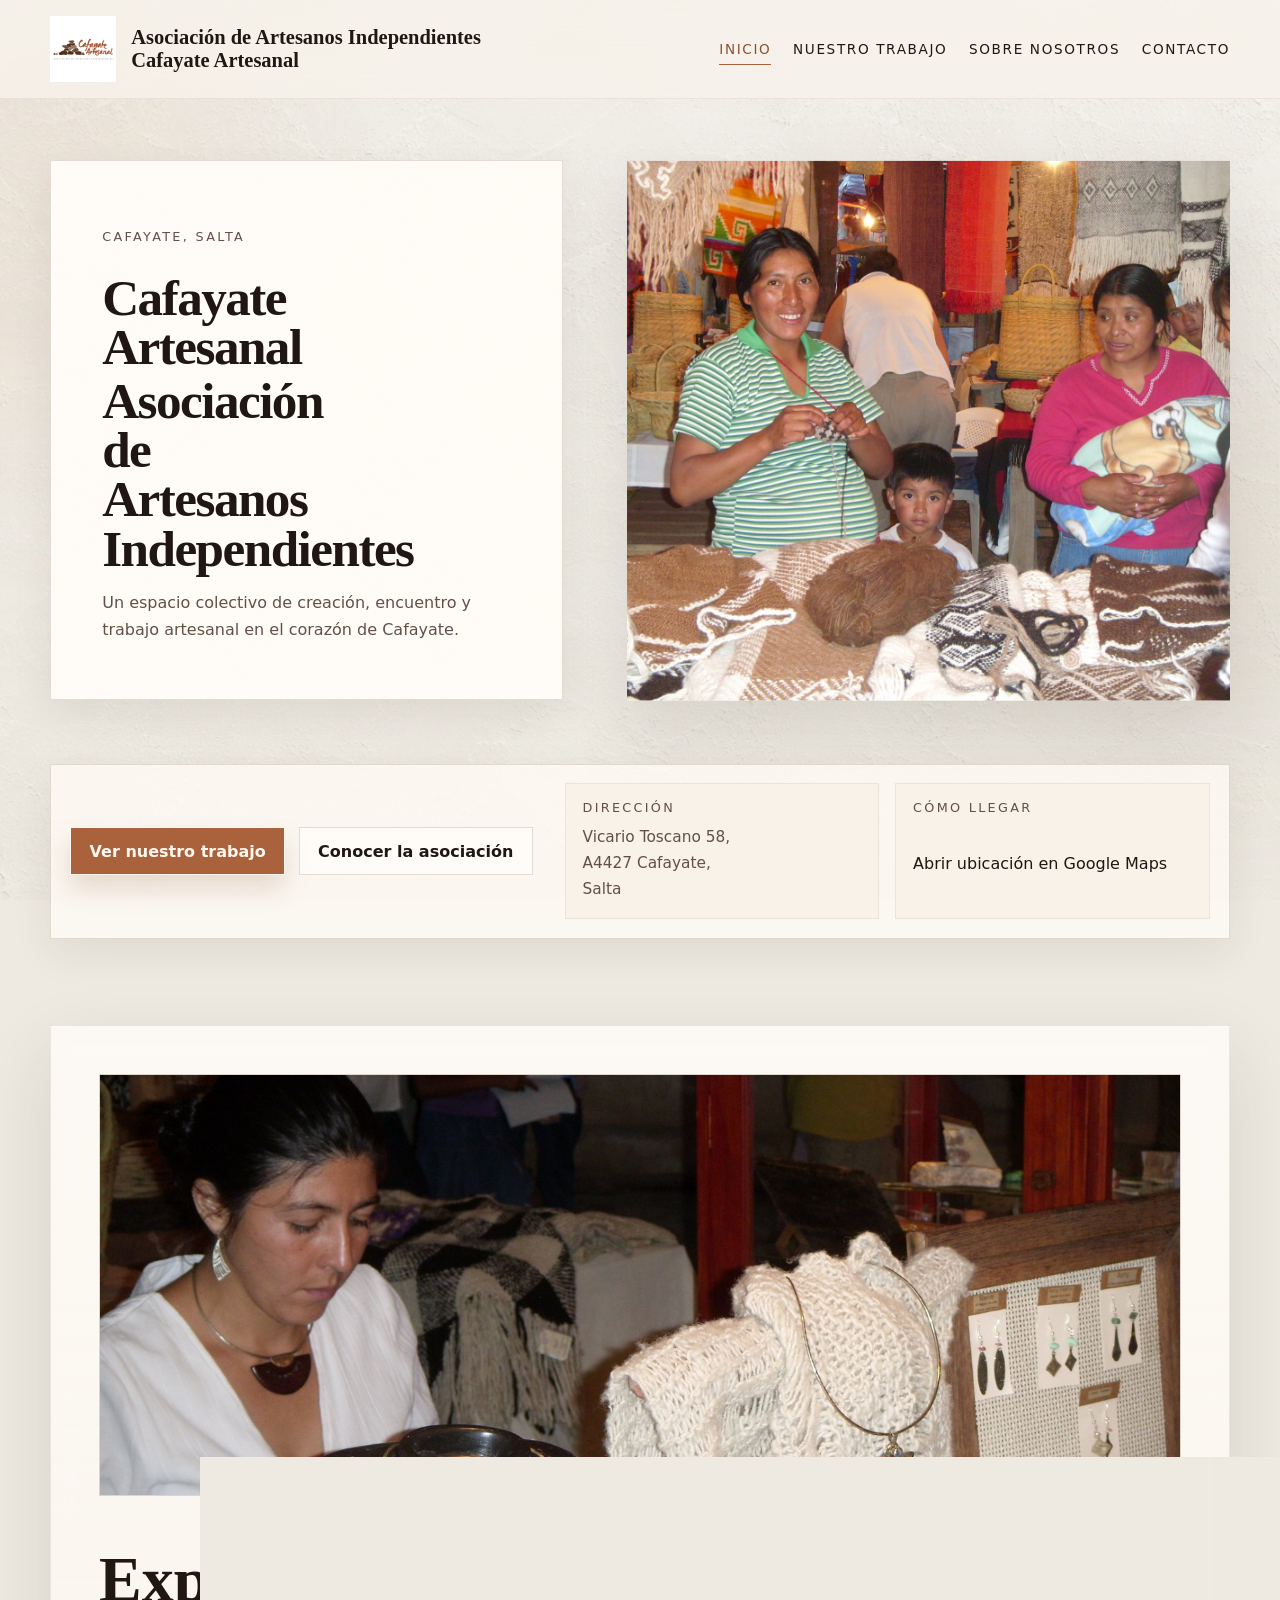
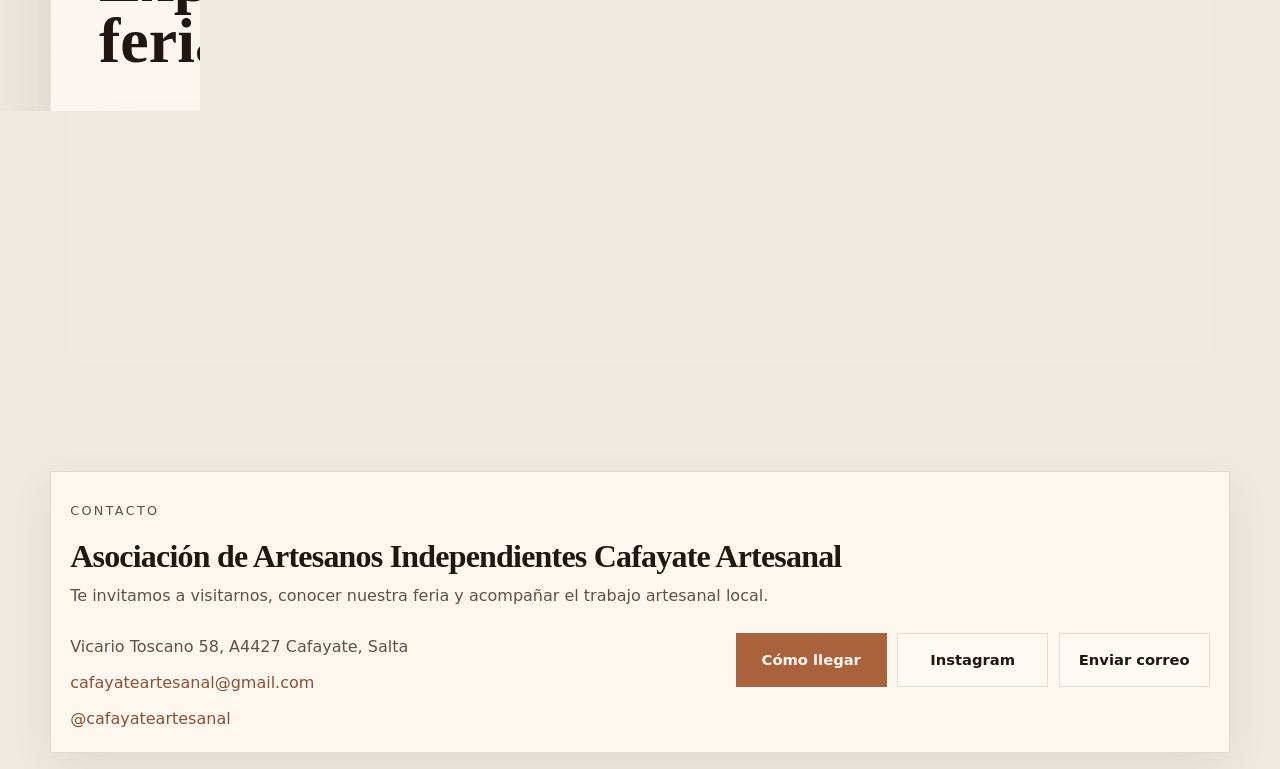
<file: site/index.html>
<!DOCTYPE html>
<html lang="es">
  <head>
    <meta charset="UTF-8" />
    <meta name="viewport" content="width=device-width, initial-scale=1.0" />
    <title>Cafayate Artesanal | Inicio</title>
    <meta
      name="description"
      content="Sitio institucional de Cafayate Artesanal, Asociación de Artesanos Independientes de Cafayate, Salta."
    />
    <link rel="stylesheet" href="styles.css" />
  </head>
  <body class="page-textured home-page">
    <a class="skip-link" href="#contenido">Saltar al contenido</a>

    <div class="page-glow page-glow-left" aria-hidden="true"></div>
    <div class="page-glow page-glow-right" aria-hidden="true"></div>

    <header class="site-header" id="top">
      <div class="container header-inner">
        <a class="brand" href="index.html" aria-label="Ir al inicio de Cafayate Artesanal">
          <img
            class="brand-logo"
            src="Selecciones/Logo.jpg"
            alt="Logo de Cafayate Artesanal"
            width="360"
            height="360"
          />
          <div class="brand-copy">
            <span class="brand-name">Asociación de Artesanos Independientes Cafayate Artesanal</span>
          </div>
        </a>

        <button
          class="menu-toggle"
          type="button"
          aria-expanded="false"
          aria-controls="site-nav"
          aria-label="Abrir menú de navegación"
        >
          <span></span>
          <span></span>
        </button>

        <nav class="site-nav" id="site-nav" aria-label="Navegación principal">
          <a href="index.html">Inicio</a>
          <a href="trabajo.html">Nuestro Trabajo</a>
          <a href="sobre.html">Sobre Nosotros</a>
          <a href="contacto.html">Contacto</a>
        </nav>
      </div>
    </header>

    <main id="contenido" class="site-main">
      <section class="section">
        <div class="container hero-layout">
          <div class="hero-copy reveal">
            <p class="eyebrow">Cafayate, Salta</p>
            <h1>
              <span class="hero-title-line">Cafayate Artesanal</span>
              <span class="hero-title-line">Asociación de Artesanos Independientes</span>
            </h1>
            <p class="hero-lead">
              Un espacio colectivo de creación, encuentro y trabajo artesanal en el
              corazón de Cafayate.
            </p>
          </div>

          <div class="hero-visual reveal">
            <div class="hero-video-card" data-parallax>
              <img
                class="hero-video"
                src="Selecciones/foto12.JPG"
                alt="Vista de puestos y piezas de la feria artesanal."
                loading="eager"
              />
            </div>
          </div>

          <div class="hero-support reveal">
            <div class="hero-actions">
              <a class="button button-primary" href="trabajo.html">Ver nuestro trabajo</a>
              <a class="button button-secondary" href="sobre.html">
                Conocer la asociación
              </a>
            </div>

            <div class="hero-details" aria-label="Datos principales">
              <div class="detail-card">
                <span class="detail-label">Dirección</span>
                <p>Vicario Toscano 58,<br />A4427 Cafayate,<br />Salta</p>
              </div>
              <div class="detail-card">
                <span class="detail-label">Cómo llegar</span>
                <a
                  class="inline-link"
                  href="https://maps.app.goo.gl/rRPGDSfmMCezSJ6JA"
                  target="_blank"
                  rel="noreferrer"
                >
                  Abrir ubicación en Google Maps
                </a>
              </div>
            </div>
          </div>
        </div>
      </section>

      <section class="section">
        <div class="container">
          <div class="section-shell">
            <figure class="home-sections-cover reveal">
              <img
                src="Selecciones/foto13.JPG"
                alt="Artesana y piezas textiles exhibidas en la feria artesanal."
              />
            </figure>

            <div class="section-heading section-heading--compact reveal">
              <h2>Explorá cada página de la feria</h2>
            </div>

            <div class="page-link-grid page-link-grid--trio">
              <a class="page-link-card page-link-card-featured reveal" href="trabajo.html">
                <h3>Nuestro Trabajo</h3>
                <p>Una muestra curada de textiles, piezas utilitarias y presencia de feria.</p>
              </a>

              <a class="page-link-card page-link-card-featured reveal" href="sobre.html">
                <h3>Sobre Nosotros</h3>
                <p>La voz institucional de la asociación, su cita fundacional y su horizonte comunitario, junto al registro del taller.</p>
              </a>

              <a class="page-link-card page-link-card-compact reveal" href="contacto.html">
                <h3>Contacto</h3>
                <p>Ubicación, redes, correo y formas de acercarse a la feria artesanal.</p>
              </a>
            </div>
          </div>
        </div>
      </section>
    </main>

    <footer class="site-footer">
      <div class="container footer-shell">
        <div class="footer-copy">
          <p class="eyebrow">Contacto</p>
          <h2 class="footer-title">Asociación de Artesanos Independientes Cafayate Artesanal</h2>
          <p class="footer-text">
            Te invitamos a visitarnos, conocer nuestra feria y acompañar el trabajo
            artesanal local.
          </p>
        </div>

        <div class="footer-contact">
          <p>Vicario Toscano 58, A4427 Cafayate, Salta</p>
          <a href="mailto:cafayateartesanal@gmail.com">cafayateartesanal@gmail.com</a>
          <a
            href="https://www.instagram.com/cafayateartesanal/"
            target="_blank"
            rel="noreferrer"
          >
            @cafayateartesanal
          </a>
        </div>

        <div class="footer-action-grid">
          <a
            class="footer-action footer-action-primary"
            href="https://maps.app.goo.gl/rRPGDSfmMCezSJ6JA"
            target="_blank"
            rel="noreferrer"
          >
            Cómo llegar
          </a>
          <a
            class="footer-action"
            href="https://www.instagram.com/cafayateartesanal/"
            target="_blank"
            rel="noreferrer"
          >
            Instagram
          </a>
          <a class="footer-action" href="mailto:cafayateartesanal@gmail.com">
            Enviar correo
          </a>
        </div>
      </div>
    </footer>

    <script src="script.js"></script>
  </body>
</html>
</file>
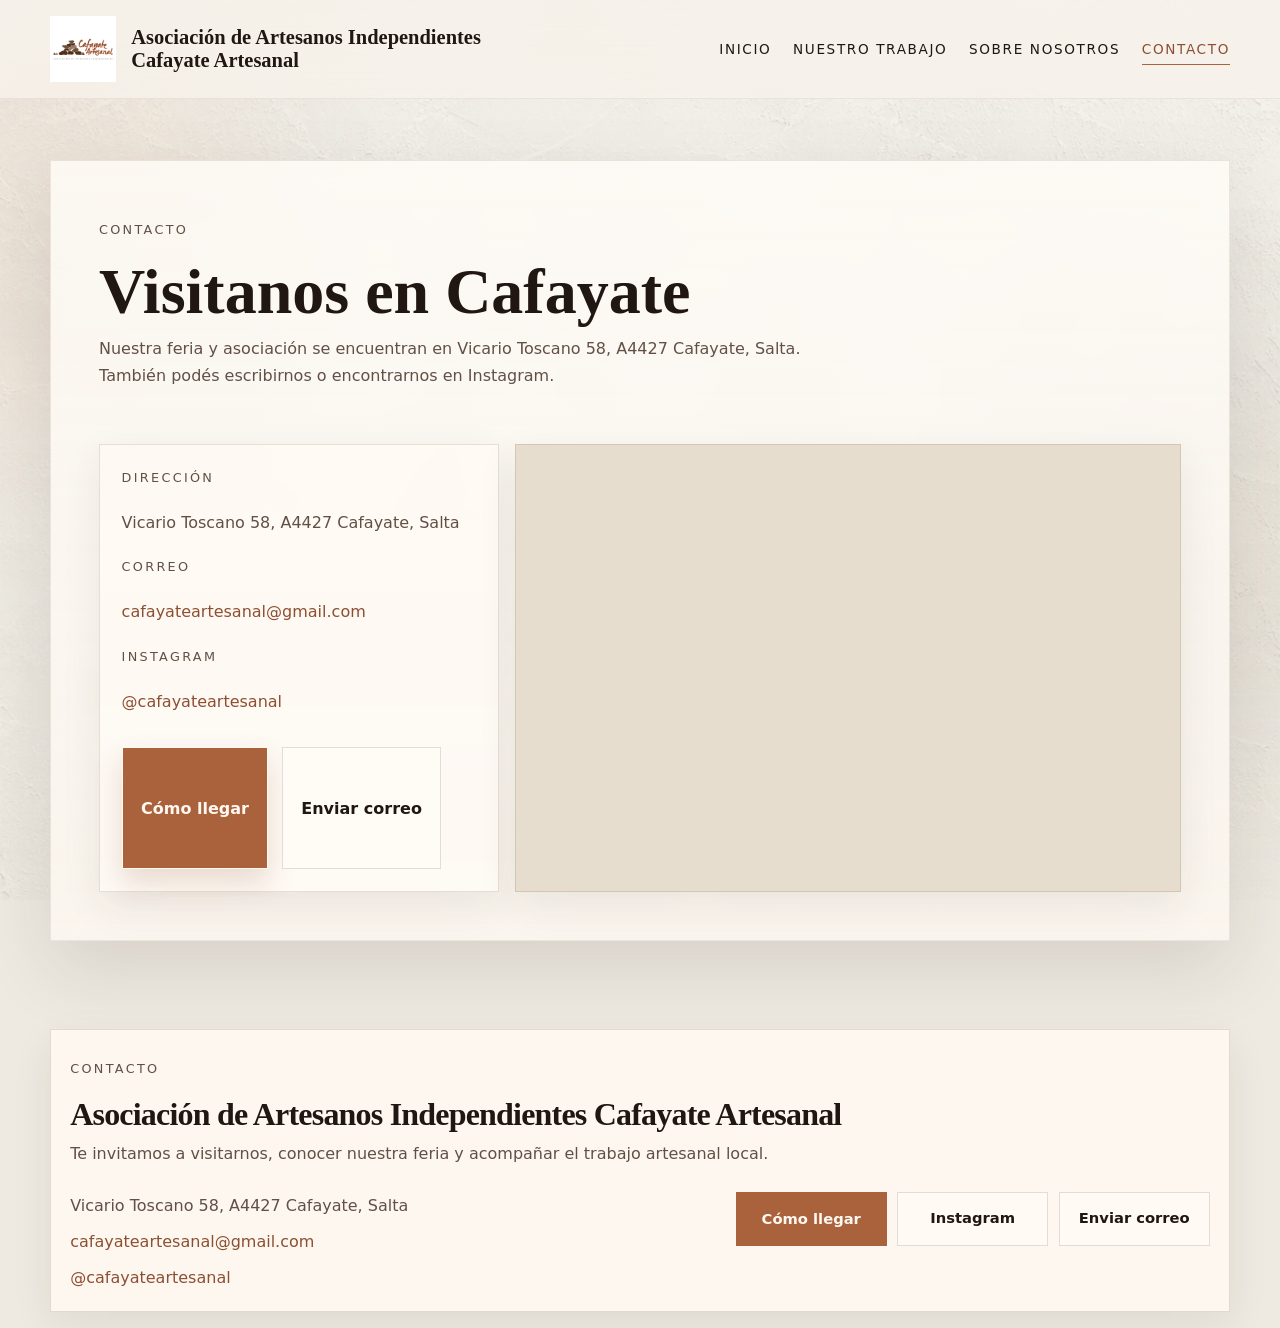
<file: contacto.html>
<!DOCTYPE html>
<html lang="es">
  <head>
    <meta charset="UTF-8" />
    <meta name="viewport" content="width=device-width, initial-scale=1.0" />
    <title>Cafayate Artesanal | Contacto</title>
    <meta
      name="description"
      content="Contacto y ubicación de Cafayate Artesanal, Asociación de Artesanos Independientes."
    />
    <link rel="stylesheet" href="styles.css" />
  </head>
  <body class="page-textured">
    <a class="skip-link" href="#contenido">Saltar al contenido</a>
    <div class="page-glow page-glow-left" aria-hidden="true"></div>
    <div class="page-glow page-glow-right" aria-hidden="true"></div>
    <header class="site-header" id="top">
      <div class="container header-inner">
        <a class="brand" href="index.html" aria-label="Ir al inicio de Cafayate Artesanal">
          <img class="brand-logo" src="Selecciones/Logo.jpg" alt="Logo de Cafayate Artesanal" width="360" height="360" />
          <div class="brand-copy">
            <span class="brand-name">Asociación de Artesanos Independientes Cafayate Artesanal</span>
          </div>
        </a>
        <button class="menu-toggle" type="button" aria-expanded="false" aria-controls="site-nav" aria-label="Abrir menú de navegación">
          <span></span>
          <span></span>
        </button>
        <nav class="site-nav" id="site-nav" aria-label="Navegación principal">
          <a href="index.html">Inicio</a>
          <a href="trabajo.html">Nuestro Trabajo</a>
          <a href="sobre.html">Sobre Nosotros</a>
          <a href="contacto.html">Contacto</a>
        </nav>
      </div>
    </header>

    <main id="contenido" class="site-main">
      <section class="section">
        <div class="container">
          <div class="section-shell">
            <div class="section-heading reveal">
              <p class="eyebrow">Contacto</p>
              <h2>Visitanos en Cafayate</h2>
              <p class="section-intro">
                Nuestra feria y asociación se encuentran en Vicario Toscano 58, A4427
                Cafayate, Salta. También podés escribirnos o encontrarnos en Instagram.
              </p>
            </div>

            <div class="contact-layout">
              <div class="contact-panel reveal">
                <div class="contact-list">
                  <p class="eyebrow">Dirección</p>
                  <p>Vicario Toscano 58, A4427 Cafayate, Salta</p>
                  <p class="eyebrow">Correo</p>
                  <a href="mailto:cafayateartesanal@gmail.com">cafayateartesanal@gmail.com</a>
                  <p class="eyebrow">Instagram</p>
                  <a href="https://www.instagram.com/cafayateartesanal/" target="_blank" rel="noreferrer">@cafayateartesanal</a>
                </div>

                <div class="hero-actions">
                  <a class="button button-primary" href="https://maps.app.goo.gl/rRPGDSfmMCezSJ6JA" target="_blank" rel="noreferrer">Cómo llegar</a>
                  <a class="button button-secondary" href="mailto:cafayateartesanal@gmail.com">Enviar correo</a>
                </div>
              </div>

              <div class="contact-map reveal">
                <iframe
                  src="https://maps.google.com/maps?q=Vicario%20Toscano%2058%2C%20Cafayate%2C%20Salta&t=&z=16&ie=UTF8&iwloc=&output=embed"
                  loading="lazy"
                  referrerpolicy="no-referrer-when-downgrade"
                  title="Mapa de Cafayate Artesanal"
                ></iframe>
              </div>
            </div>
          </div>
        </div>
      </section>
    </main>

    <footer class="site-footer">
      <div class="container footer-shell">
        <div class="footer-copy">
          <p class="eyebrow">Contacto</p>
          <h2 class="footer-title">Asociación de Artesanos Independientes Cafayate Artesanal</h2>
          <p class="footer-text">Te invitamos a visitarnos, conocer nuestra feria y acompañar el trabajo artesanal local.</p>
        </div>
        <div class="footer-contact">
          <p>Vicario Toscano 58, A4427 Cafayate, Salta</p>
          <a href="mailto:cafayateartesanal@gmail.com">cafayateartesanal@gmail.com</a>
          <a href="https://www.instagram.com/cafayateartesanal/" target="_blank" rel="noreferrer">@cafayateartesanal</a>
        </div>
        <div class="footer-action-grid">
          <a class="footer-action footer-action-primary" href="https://maps.app.goo.gl/rRPGDSfmMCezSJ6JA" target="_blank" rel="noreferrer">Cómo llegar</a>
          <a class="footer-action" href="https://www.instagram.com/cafayateartesanal/" target="_blank" rel="noreferrer">Instagram</a>
          <a class="footer-action" href="mailto:cafayateartesanal@gmail.com">Enviar correo</a>
        </div>
      </div>
    </footer>

    <script src="script.js"></script>
  </body>
</html>
</file>
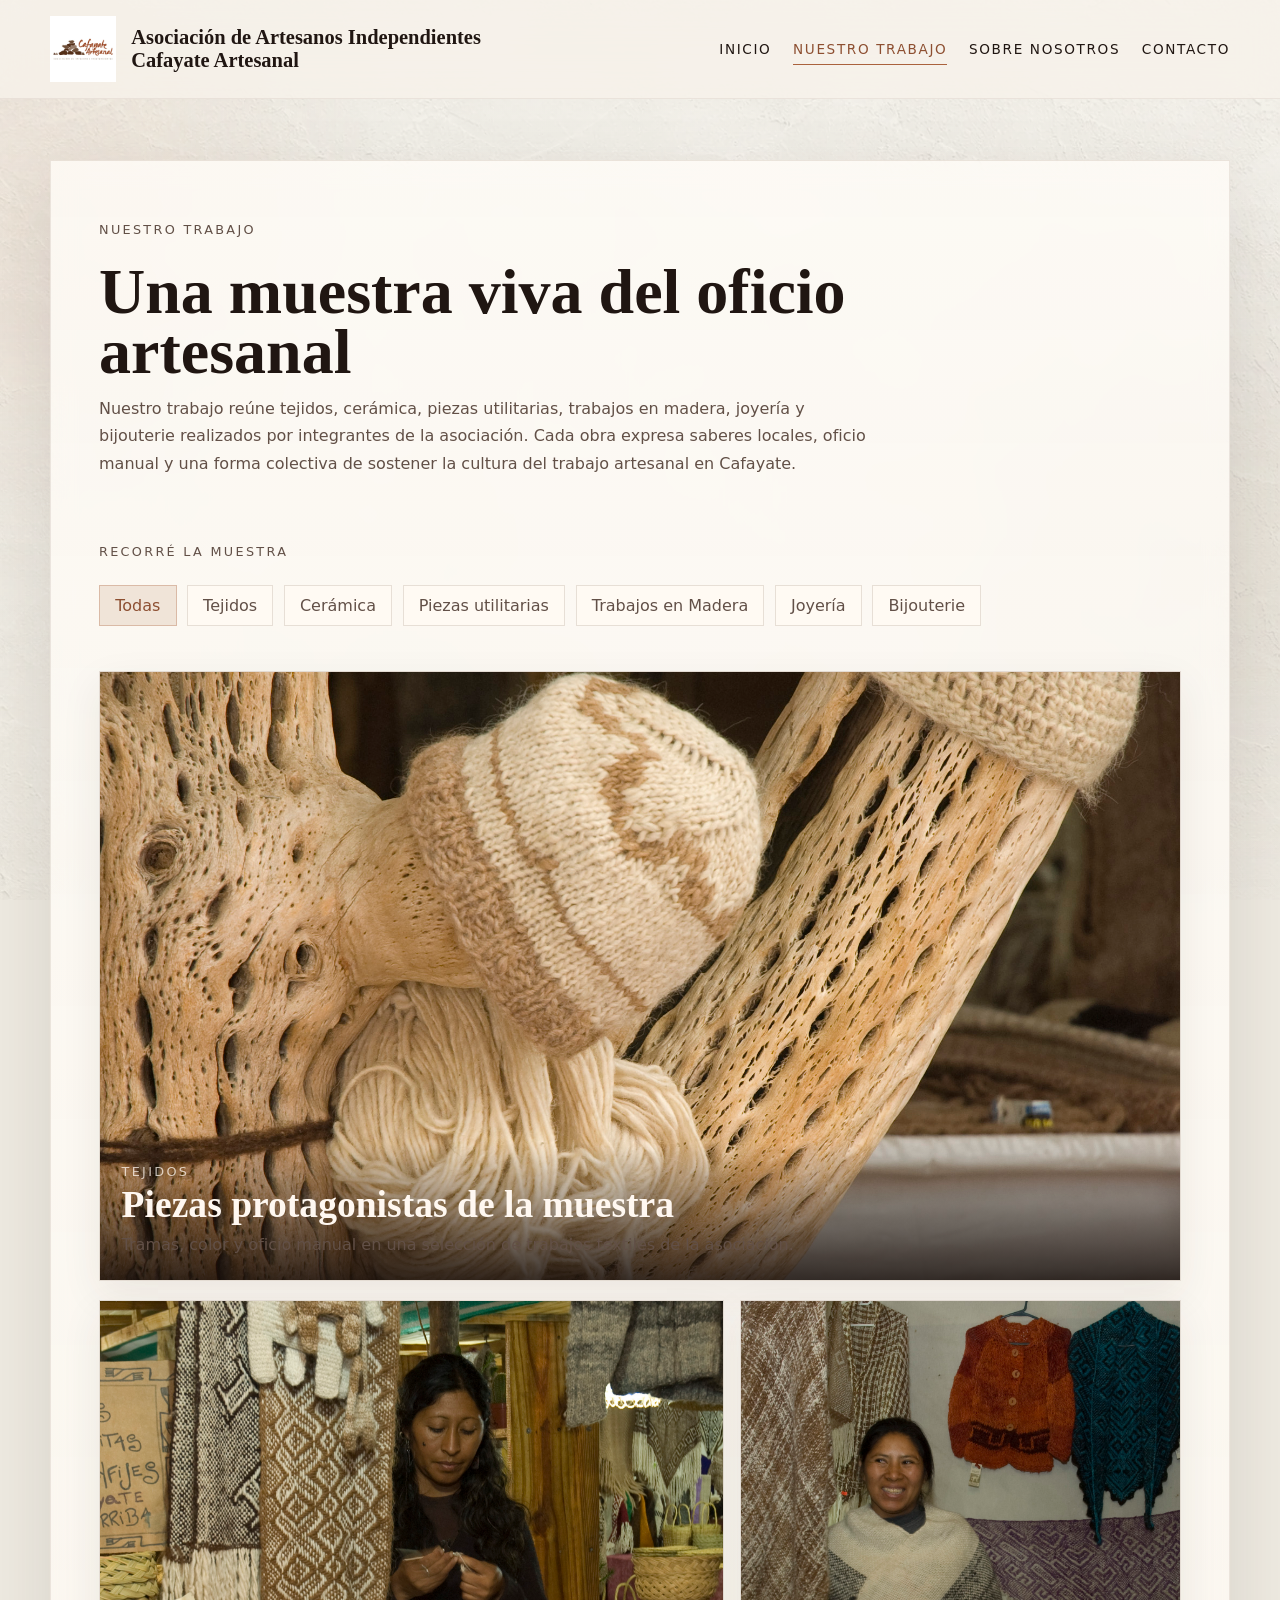
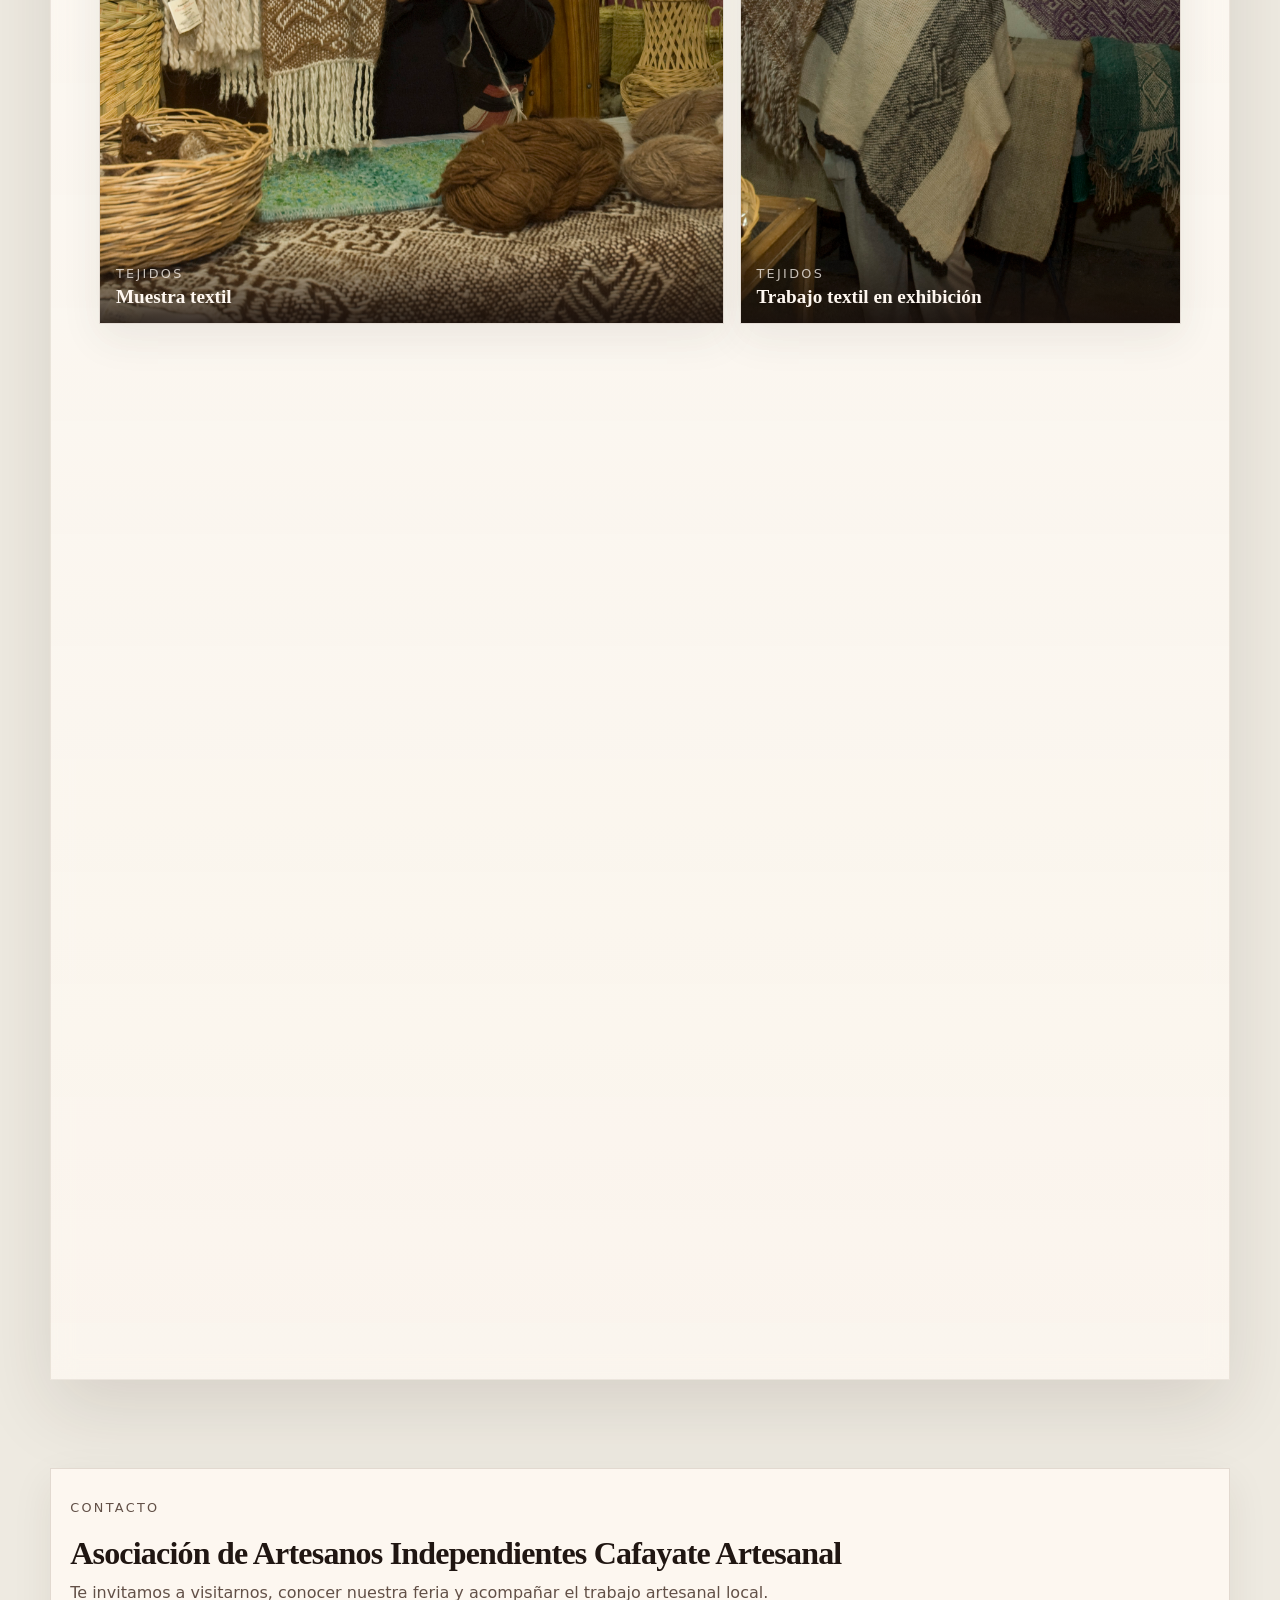
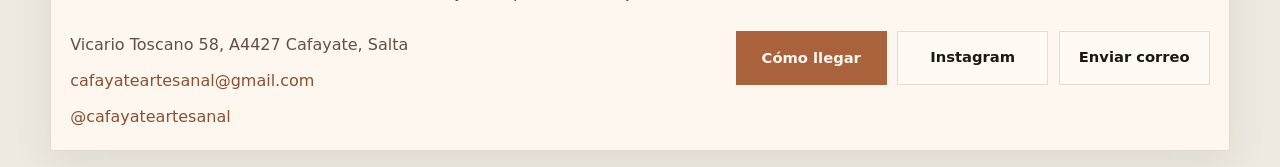
<file: trabajo.html>
<!DOCTYPE html>
<html lang="es">
  <head>
    <meta charset="UTF-8" />
    <meta name="viewport" content="width=device-width, initial-scale=1.0" />
    <title>Cafayate Artesanal | Nuestro Trabajo</title>
    <meta
      name="description"
      content="Galería del trabajo artesanal de Cafayate Artesanal: textiles, indumentaria, piezas utilitarias y presencia de feria."
    />
    <link rel="stylesheet" href="styles.css" />
  </head>
  <body class="page-textured">
    <a class="skip-link" href="#contenido">Saltar al contenido</a>
    <div class="page-glow page-glow-left" aria-hidden="true"></div>
    <div class="page-glow page-glow-right" aria-hidden="true"></div>

    <header class="site-header" id="top">
      <div class="container header-inner">
        <a class="brand" href="index.html" aria-label="Ir al inicio de Cafayate Artesanal">
          <img class="brand-logo" src="Selecciones/Logo.jpg" alt="Logo de Cafayate Artesanal" width="360" height="360" />
          <div class="brand-copy">
            <span class="brand-name">Asociación de Artesanos Independientes Cafayate Artesanal</span>
          </div>
        </a>
        <button class="menu-toggle" type="button" aria-expanded="false" aria-controls="site-nav" aria-label="Abrir menú de navegación">
          <span></span>
          <span></span>
        </button>
        <nav class="site-nav" id="site-nav" aria-label="Navegación principal">
          <a href="index.html">Inicio</a>
          <a href="trabajo.html">Nuestro Trabajo</a>
          <a href="sobre.html">Sobre Nosotros</a>
          <a href="contacto.html">Contacto</a>
        </nav>
      </div>
    </header>

    <main id="contenido" class="site-main">
      <section class="section">
        <div class="container">
          <div class="section-shell">
            <div class="section-heading reveal">
              <p class="eyebrow">Nuestro Trabajo</p>
              <h2>Una muestra viva del oficio artesanal</h2>
              <p class="section-intro">
                Nuestro trabajo reúne tejidos, cerámica, piezas utilitarias, trabajos en
                madera, joyería y bijouterie realizados por integrantes de la asociación.
                Cada obra expresa saberes locales, oficio manual y una forma colectiva de
                sostener la cultura del trabajo artesanal en Cafayate.
              </p>
            </div>

            <div class="work-toolbar reveal">
              <p class="work-toolbar-title">Recorré la muestra</p>
              <div class="work-filters" aria-label="Filtrar galería">
                <button class="filter-chip is-active" type="button" data-filter="all">Todas</button>
                <button class="filter-chip" type="button" data-filter="tejidos">Tejidos</button>
                <button class="filter-chip" type="button" data-filter="ceramica">Cerámica</button>
                <button class="filter-chip" type="button" data-filter="utilitarias">Piezas utilitarias</button>
                <button class="filter-chip" type="button" data-filter="madera">Trabajos en Madera</button>
                <button class="filter-chip" type="button" data-filter="joyeria">Joyería</button>
                <button class="filter-chip" type="button" data-filter="bijouterie">Bijouterie</button>
              </div>
            </div>

            <div class="work-gallery">
              <figure class="gallery-card gallery-card-featured reveal" data-category="tejidos utilitarias">
                <img src="Selecciones/foto6.jpg" alt="Textiles artesanales en tonos naturales" loading="lazy" width="2000" height="3008" />
                <figcaption>
                  <span class="gallery-tag">Tejidos</span>
                  <strong>Piezas protagonistas de la muestra</strong>
                  <span>Tramas, color y oficio manual en una selección de trabajos textiles de la asociación.</span>
                </figcaption>
              </figure>

              <div class="gallery-grid">
                <figure class="gallery-card reveal" data-category="tejidos utilitarias">
                  <img src="Selecciones/foto7.jpg" alt="Ponchos y tejidos colgados en exposición" loading="lazy" width="3008" height="2000" />
                  <figcaption><span class="gallery-tag">Tejidos</span><strong>Muestra textil</strong></figcaption>
                </figure>
                <figure class="gallery-card reveal" data-category="tejidos bijouterie">
                  <img src="Selecciones/foto8.jpg" alt="Textiles artesanales exhibidos en la feria" loading="lazy" width="3008" height="2000" />
                  <figcaption><span class="gallery-tag">Tejidos</span><strong>Trabajo textil en exhibición</strong></figcaption>
                </figure>
                <figure class="gallery-card reveal" data-category="tejidos bijouterie">
                  <img src="Selecciones/foto9.jpg" alt="Prendas tejidas con motivos regionales" loading="lazy" width="3008" height="2000" />
                  <figcaption><span class="gallery-tag">Tejidos</span><strong>Prendas con identidad regional</strong></figcaption>
                </figure>
                <figure class="gallery-card reveal" data-category="madera utilitarias">
                  <img src="Selecciones/foto10.jpg" alt="Artesana rodeada de tejidos y prendas" loading="lazy" width="3008" height="2000" />
                  <figcaption><span class="gallery-tag">Trabajos en madera</span><strong>Cesteria y piezas del oficio</strong></figcaption>
                </figure>
                <figure class="gallery-card reveal" data-category="ceramica">
                  <img src="Selecciones/foto11.JPG" alt="Artesana trabajando una pieza de cerámica en su taller" loading="lazy" width="3264" height="2176" />
                  <figcaption><span class="gallery-tag">Cerámica</span><strong>Oficio en el taller</strong></figcaption>
                </figure>
                <figure class="gallery-card reveal" data-category="utilitarias">
                  <img src="Selecciones/foto12.JPG" alt="Puestos y piezas de la asociación" loading="lazy" width="1600" height="1200" />
                  <figcaption><span class="gallery-tag">Piezas utilitarias</span><strong>Producción compartida</strong></figcaption>
                </figure>
                <figure class="gallery-card reveal" data-category="joyeria bijouterie">
                  <img src="Selecciones/foto13.JPG" alt="Piezas de joyería y bijouterie exhibidas en la feria" loading="lazy" width="1600" height="1200" />
                  <figcaption><span class="gallery-tag">Joyería y bijouterie</span><strong>Piezas expuestas en la feria</strong></figcaption>
                </figure>
              </div>
            </div>
          </div>
        </div>
      </section>
    </main>

    <footer class="site-footer">
      <div class="container footer-shell">
        <div class="footer-copy">
          <p class="eyebrow">Contacto</p>
          <h2 class="footer-title">Asociación de Artesanos Independientes Cafayate Artesanal</h2>
          <p class="footer-text">Te invitamos a visitarnos, conocer nuestra feria y acompañar el trabajo artesanal local.</p>
        </div>
        <div class="footer-contact">
          <p>Vicario Toscano 58, A4427 Cafayate, Salta</p>
          <a href="mailto:cafayateartesanal@gmail.com">cafayateartesanal@gmail.com</a>
          <a href="https://www.instagram.com/cafayateartesanal/" target="_blank" rel="noreferrer">@cafayateartesanal</a>
        </div>
        <div class="footer-action-grid">
          <a class="footer-action footer-action-primary" href="https://maps.app.goo.gl/rRPGDSfmMCezSJ6JA" target="_blank" rel="noreferrer">Cómo llegar</a>
          <a class="footer-action" href="https://www.instagram.com/cafayateartesanal/" target="_blank" rel="noreferrer">Instagram</a>
          <a class="footer-action" href="mailto:cafayateartesanal@gmail.com">Enviar correo</a>
        </div>
      </div>
    </footer>

    <script src="script.js"></script>
  </body>
</html>
</file>
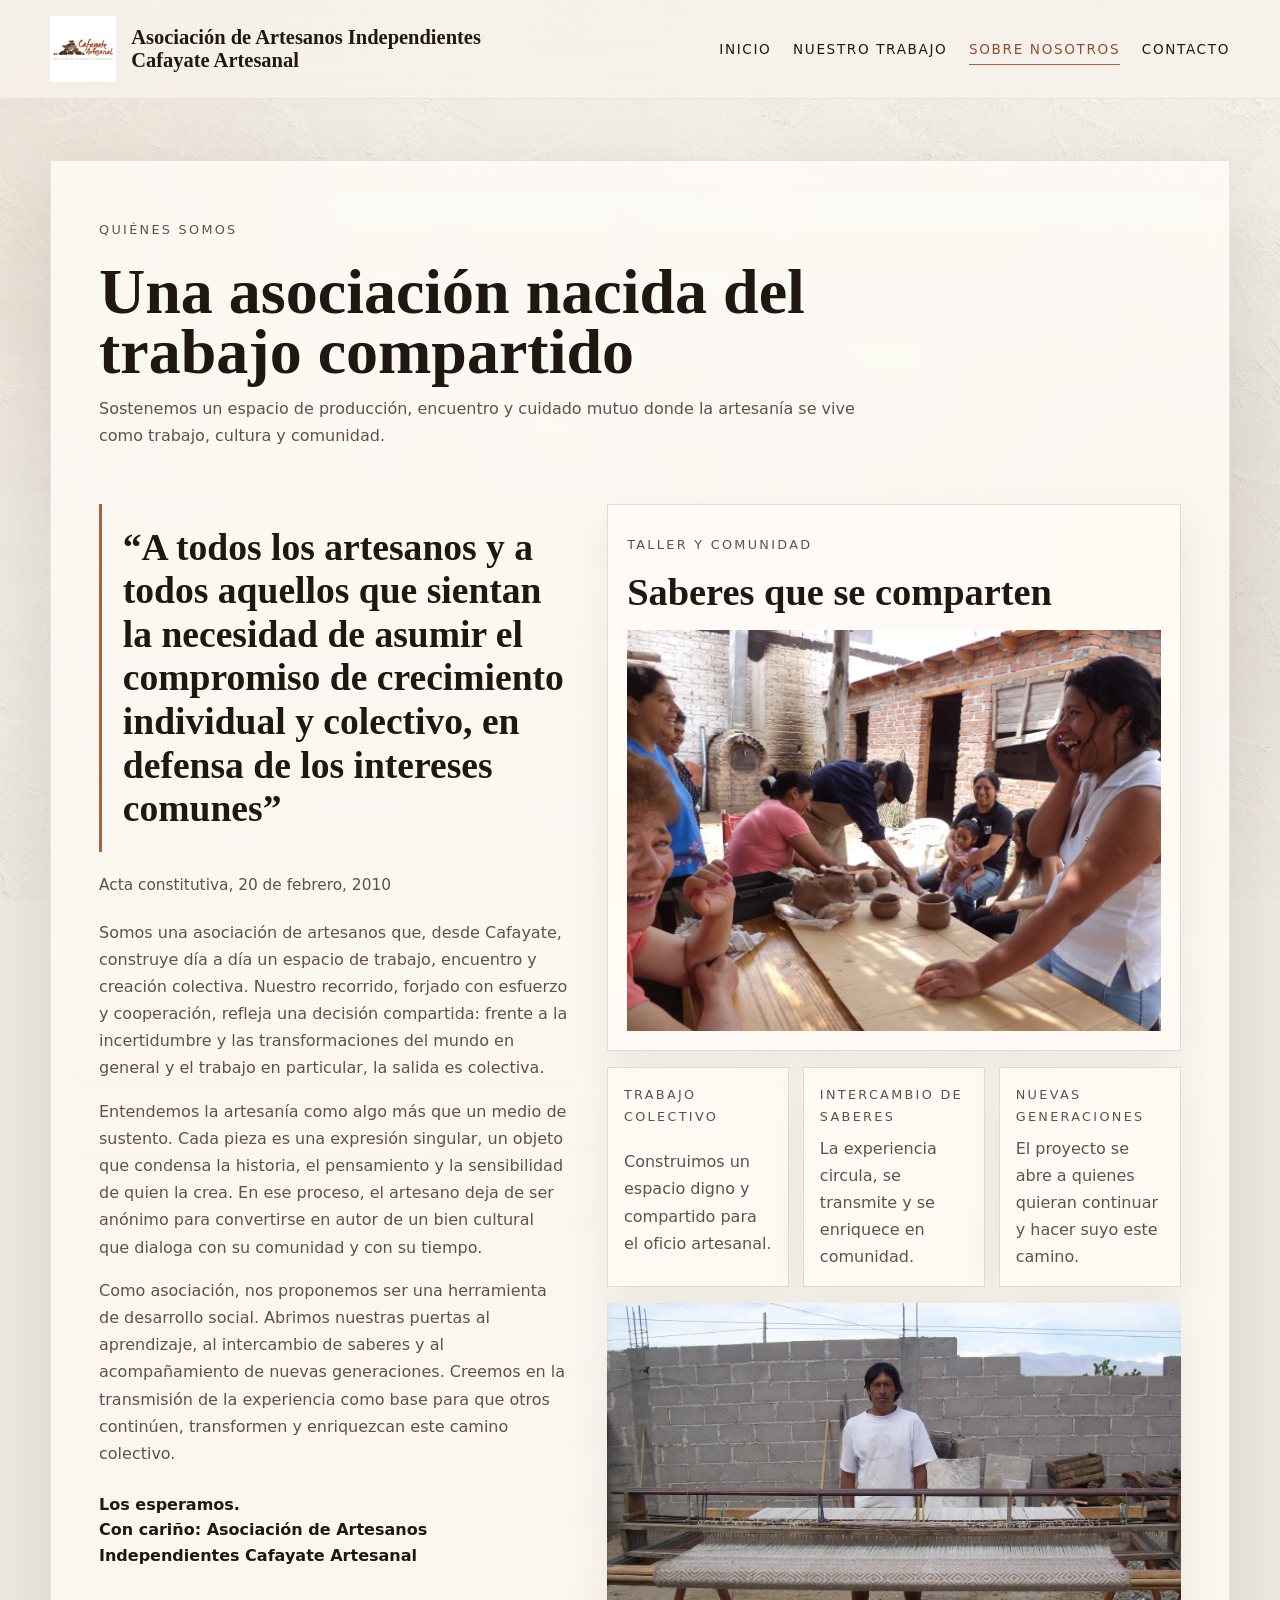
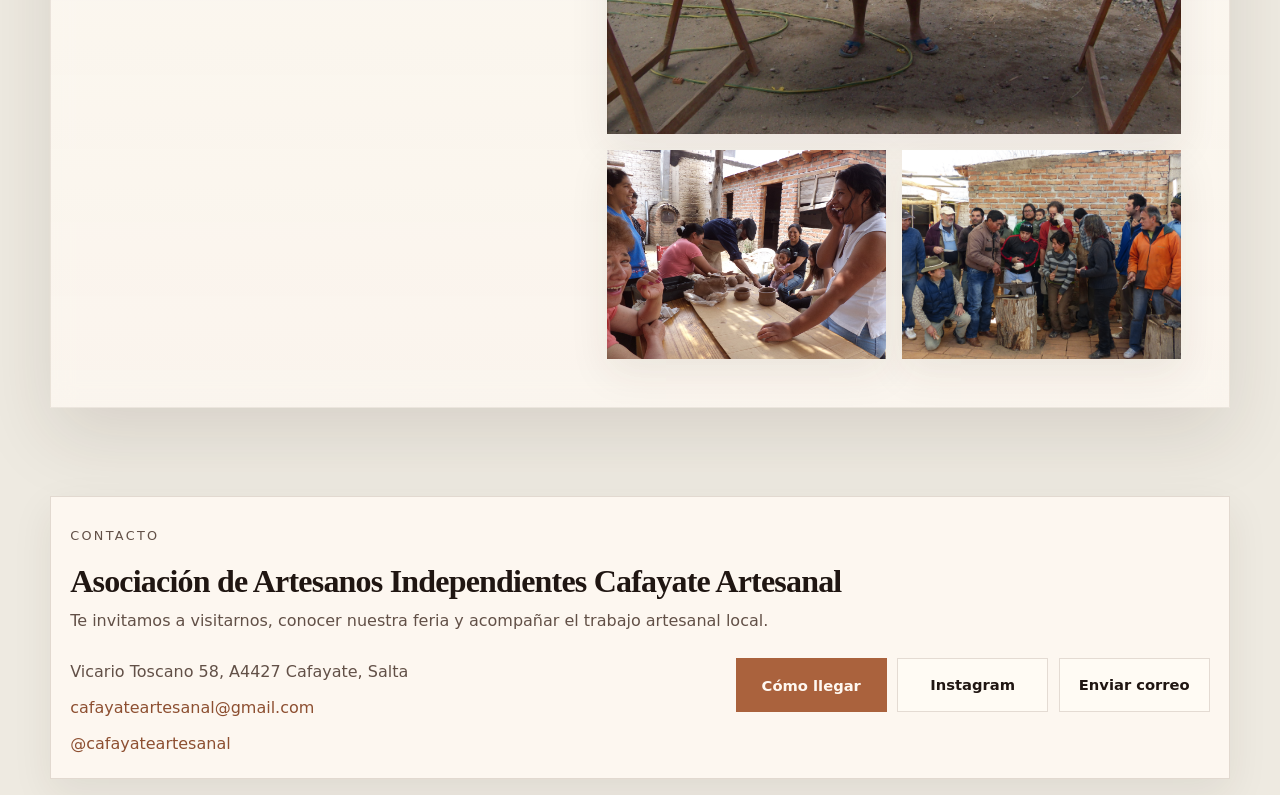
<file: site/sobre.html>
<!DOCTYPE html>
<html lang="es">
  <head>
    <meta charset="UTF-8" />
    <meta name="viewport" content="width=device-width, initial-scale=1.0" />
    <title>Cafayate Artesanal | Sobre Nosotros</title>
    <meta
      name="description"
      content="Presentación institucional de Cafayate Artesanal, Asociación de Artesanos Independientes."
    />
    <link rel="stylesheet" href="styles.css" />
  </head>
  <body class="page-textured">
    <a class="skip-link" href="#contenido">Saltar al contenido</a>
    <div class="page-glow page-glow-left" aria-hidden="true"></div>
    <div class="page-glow page-glow-right" aria-hidden="true"></div>
    <header class="site-header" id="top">
      <div class="container header-inner">
        <a class="brand" href="index.html" aria-label="Ir al inicio de Cafayate Artesanal">
          <img class="brand-logo" src="Selecciones/Logo.jpg" alt="Logo de Cafayate Artesanal" width="360" height="360" />
          <div class="brand-copy">
            <span class="brand-name">Asociación de Artesanos Independientes Cafayate Artesanal</span>
          </div>
        </a>
        <button class="menu-toggle" type="button" aria-expanded="false" aria-controls="site-nav" aria-label="Abrir menú de navegación">
          <span></span>
          <span></span>
        </button>
        <nav class="site-nav" id="site-nav" aria-label="Navegación principal">
          <a href="index.html">Inicio</a>
          <a href="trabajo.html">Nuestro Trabajo</a>
          <a href="sobre.html">Sobre Nosotros</a>
          <a href="contacto.html">Contacto</a>
        </nav>
      </div>
    </header>

    <main id="contenido" class="site-main">
      <section class="section">
        <div class="container">
          <div class="section-shell">
            <div class="section-heading reveal">
              <p class="eyebrow">Quiénes Somos</p>
              <h2>Una asociación nacida del trabajo compartido</h2>
              <p class="section-intro">
                Sostenemos un espacio de producción, encuentro y cuidado mutuo donde la
                artesanía se vive como trabajo, cultura y comunidad.
              </p>
            </div>

            <div class="about-layout">
              <div class="about-story reveal">
                <blockquote class="mission-quote">
                  “A todos los artesanos y a todos aquellos que sientan la necesidad de
                  asumir el compromiso de crecimiento individual y colectivo, en defensa
                  de los intereses comunes”
                </blockquote>
                <p class="quote-source">Acta constitutiva, 20 de febrero, 2010</p>

                <div class="about-text">
                  <p>
                    Somos una asociación de artesanos que, desde Cafayate, construye día
                    a día un espacio de trabajo, encuentro y creación colectiva. Nuestro
                    recorrido, forjado con esfuerzo y cooperación, refleja una decisión
                    compartida: frente a la incertidumbre y las transformaciones del mundo
                    en general y el trabajo en particular, la salida es colectiva.
                  </p>
                  <p>
                    Entendemos la artesanía como algo más que un medio de sustento. Cada
                    pieza es una expresión singular, un objeto que condensa la historia,
                    el pensamiento y la sensibilidad de quien la crea. En ese proceso, el
                    artesano deja de ser anónimo para convertirse en autor de un bien
                    cultural que dialoga con su comunidad y con su tiempo.
                  </p>
                  <p>
                    Como asociación, nos proponemos ser una herramienta de desarrollo
                    social. Abrimos nuestras puertas al aprendizaje, al intercambio de
                    saberes y al acompañamiento de nuevas generaciones. Creemos en la
                    transmisión de la experiencia como base para que otros continúen,
                    transformen y enriquezcan este camino colectivo.
                  </p>
                </div>

                <p class="about-signoff">
                  Los esperamos.<br />
                  Con cariño: Asociación de Artesanos Independientes Cafayate Artesanal
                </p>
              </div>

              <div class="about-media reveal">
                <article class="media-panel">
                  <div class="panel-header">
                    <p class="eyebrow">Taller y comunidad</p>
                    <h3>Saberes que se comparten</h3>
                  </div>
                  <div class="video-frame">
                    <img
                      src="Selecciones/foto4.JPG"
                      alt="Encuentro en la feria artesanal."
                      loading="lazy"
                      width="4320"
                      height="3240"
                    />
                  </div>
                </article>

                <div class="about-notes">
                  <article class="note-card">
                    <p class="eyebrow">Trabajo colectivo</p>
                    <p>Construimos un espacio digno y compartido para el oficio artesanal.</p>
                  </article>
                  <article class="note-card">
                    <p class="eyebrow">Intercambio de saberes</p>
                    <p>La experiencia circula, se transmite y se enriquece en comunidad.</p>
                  </article>
                  <article class="note-card">
                    <p class="eyebrow">Nuevas generaciones</p>
                    <p>El proyecto se abre a quienes quieran continuar y hacer suyo este camino.</p>
                  </article>
                </div>

                <div class="image-cluster">
                  <figure class="cluster-card cluster-wide">
                    <img src="Selecciones/foto3.JPG" alt="Artesano junto a un telar" loading="lazy" width="2848" height="2134" />
                  </figure>
                  <figure class="cluster-card">
                    <img src="Selecciones/foto4.JPG" alt="Encuentro en la feria artesanal" loading="lazy" width="4320" height="3240" />
                  </figure>
                  <figure class="cluster-card">
                    <img src="Selecciones/foto5.JPG" alt="Producción artesanal en exposición" loading="lazy" width="4000" height="2248" />
                  </figure>
                </div>
              </div>
            </div>
          </div>
        </div>
      </section>
    </main>

    <footer class="site-footer">
      <div class="container footer-shell">
        <div class="footer-copy">
          <p class="eyebrow">Contacto</p>
          <h2 class="footer-title">Asociación de Artesanos Independientes Cafayate Artesanal</h2>
          <p class="footer-text">Te invitamos a visitarnos, conocer nuestra feria y acompañar el trabajo artesanal local.</p>
        </div>
        <div class="footer-contact">
          <p>Vicario Toscano 58, A4427 Cafayate, Salta</p>
          <a href="mailto:cafayateartesanal@gmail.com">cafayateartesanal@gmail.com</a>
          <a href="https://www.instagram.com/cafayateartesanal/" target="_blank" rel="noreferrer">@cafayateartesanal</a>
        </div>
        <div class="footer-action-grid">
          <a class="footer-action footer-action-primary" href="https://maps.app.goo.gl/rRPGDSfmMCezSJ6JA" target="_blank" rel="noreferrer">Cómo llegar</a>
          <a class="footer-action" href="https://www.instagram.com/cafayateartesanal/" target="_blank" rel="noreferrer">Instagram</a>
          <a class="footer-action" href="mailto:cafayateartesanal@gmail.com">Enviar correo</a>
        </div>
      </div>
    </footer>

    <script src="script.js"></script>
  </body>
</html>
</file>
<file: site/styles.css>
:root {
  --bg: #f2ede4;
  --bg-soft: #f8f4ec;
  --surface: rgba(255, 251, 245, 0.88);
  --surface-strong: rgba(255, 252, 247, 0.96);
  --surface-dark: rgba(41, 25, 18, 0.72);
  --soma-bg-base: #eeeae1;
  --soma-bg-overlay: rgba(246, 242, 234, 0.42);
  --ink: #201612;
  --muted: #625047;
  --line: rgba(88, 60, 41, 0.16);
  --accent: #aa623d;
  --accent-strong: #8d4f31;
  --accent-soft: #d8b291;
  --shadow: 0 28px 70px rgba(52, 35, 25, 0.12);
  --shadow-soft: 0 14px 38px rgba(52, 35, 25, 0.08);
  --radius: 0;
  --radius-small: 0;
  --max-width: 1180px;
}

*,
*::before,
*::after {
  box-sizing: border-box;
}

html {
  scroll-behavior: smooth;
}

body {
  margin: 0;
  color: var(--ink);
  font-family: system-ui, -apple-system, BlinkMacSystemFont, "Segoe UI", sans-serif;
  background-color: var(--soma-bg-base);
}

body.page-textured {
  position: relative;
  min-height: 100vh;
  isolation: isolate;
}

body.page-textured::before,
body.page-textured::after {
  content: "";
  position: fixed;
  inset: 0;
  pointer-events: none;
}

body.page-textured::before {
  z-index: -3;
  background-color: var(--soma-bg-base);
  background-image: url("public/textures/soma-yeso-texture.webp");
  background-size: cover;
  background-position: center top;
  background-repeat: no-repeat;
}

body.page-textured::after {
  z-index: -2;
  background:
    linear-gradient(180deg, rgba(255, 255, 255, 0.2) 0%, rgba(238, 234, 225, 0.4) 100%),
    var(--soma-bg-overlay);
}

body.nav-open {
  overflow: hidden;
}

img,
video {
  display: block;
  max-width: 100%;
}

img {
  height: auto;
}

a {
  color: inherit;
  text-decoration: none;
}

button {
  font: inherit;
}

button,
a,
input,
textarea,
select {
  -webkit-tap-highlight-color: transparent;
}

:focus-visible {
  outline: 2px solid var(--accent);
  outline-offset: 3px;
}

.skip-link {
  position: absolute;
  top: 0.75rem;
  left: 0.75rem;
  z-index: 100;
  padding: 0.8rem 1rem;
  border-radius: 0;
  background: var(--ink);
  color: #fff8f1;
  transform: translateY(-150%);
  transition: transform 180ms ease;
}

.skip-link:focus-visible {
  transform: translateY(0);
}

.site-main {
  position: relative;
  z-index: 0;
  overflow: clip;
  display: grid;
  gap: clamp(1.5rem, 3vw, 2.75rem);
  padding: clamp(1.2rem, 3vw, 2.3rem) 0 clamp(3rem, 5vw, 4.2rem);
}

section[id] {
  scroll-margin-top: 7rem;
}

.container {
  width: min(calc(100% - 2rem), var(--max-width));
  margin: 0 auto;
}

.page-glow {
  position: fixed;
  width: 26rem;
  height: 26rem;
  border-radius: 0;
  filter: blur(90px);
  pointer-events: none;
  opacity: 0.3;
  z-index: -1;
}

.page-glow-left {
  top: 2%;
  left: -12rem;
  background: rgba(210, 146, 105, 0.3);
}

.page-glow-right {
  right: -10rem;
  bottom: 16%;
  background: rgba(126, 96, 76, 0.22);
}

.site-header {
  position: sticky;
  top: 0;
  z-index: 50;
  background: rgba(248, 243, 235, 0.78);
  backdrop-filter: blur(18px);
  border-bottom: 1px solid rgba(88, 60, 41, 0.08);
  transition: box-shadow 220ms ease, background-color 220ms ease;
}

.site-header.scrolled {
  background: rgba(248, 243, 235, 0.95);
  box-shadow: 0 10px 36px rgba(33, 21, 16, 0.08);
}

.header-inner {
  display: flex;
  align-items: center;
  justify-content: space-between;
  gap: 1.4rem;
  padding: 1rem 0;
}

.brand {
  display: inline-flex;
  align-items: center;
  gap: 0.95rem;
  min-width: 0;
}

.brand-logo {
  width: 66px;
  height: 66px;
  object-fit: contain;
  border-radius: 0;
  background: rgba(255, 255, 255, 0.82);
}

.brand-copy {
  display: grid;
  gap: 0.15rem;
}

.brand-name,
.section-heading h2,
.hero-copy h1,
.panel-header h3,
.timeline h3,
.footer-title {
  font-family: Georgia, "Times New Roman", serif;
}

.brand-name {
  font-size: clamp(1.15rem, 1.6vw, 1.45rem);
  line-height: 1.1;
  font-weight: 700;
  max-width: 24rem;
}

.eyebrow,
.detail-label,
.timeline-label,
.gallery-tag,
.work-toolbar-title {
  color: var(--muted);
  font-size: 0.8rem;
  letter-spacing: 0.18em;
  text-transform: uppercase;
}

.site-nav {
  display: flex;
  align-items: center;
  gap: 1.35rem;
  margin-left: auto;
}

.site-nav a {
  position: relative;
  padding: 0.35rem 0;
  font-size: 0.85rem;
  letter-spacing: 0.12em;
  text-transform: uppercase;
}

.inline-link {
  position: relative;
}

.site-nav a::after,
.inline-link::after {
  content: "";
  position: absolute;
  left: 0;
  bottom: -0.16rem;
  width: 100%;
  height: 1px;
  background: var(--accent);
  transform: scaleX(0);
  transform-origin: left;
  transition: transform 220ms ease;
}

.site-nav a:hover::after,
.site-nav a:focus-visible::after,
.site-nav a.is-active::after,
.inline-link:hover::after,
.inline-link:focus-visible::after {
  transform: scaleX(1);
}

.site-nav a.is-active {
  color: var(--accent-strong);
}

.menu-toggle {
  display: none;
  width: 46px;
  height: 46px;
  padding: 0;
  border: 1px solid rgba(88, 60, 41, 0.12);
  border-radius: 0;
  background: rgba(255, 255, 255, 0.42);
  align-items: center;
  justify-content: center;
  flex-direction: column;
  gap: 0.35rem;
  cursor: pointer;
}

.menu-toggle span {
  width: 18px;
  height: 1.5px;
  background: var(--ink);
  transition: transform 220ms ease, opacity 220ms ease;
}

.menu-toggle[aria-expanded="true"] span:first-child {
  transform: translateY(4px) rotate(45deg);
}

.menu-toggle[aria-expanded="true"] span:last-child {
  transform: translateY(-4px) rotate(-45deg);
}

.section {
  position: relative;
  display: grid;
  align-items: start;
  padding: clamp(1rem, 2vw, 1.5rem) 0;
}

.section::after {
  display: none;
}

.section-shell {
  padding: clamp(2rem, 4vw, 3rem);
  border: 1px solid rgba(88, 60, 41, 0.1);
  border-radius: 0;
  background: linear-gradient(180deg, rgba(255, 252, 247, 0.82), rgba(255, 249, 242, 0.72));
  box-shadow: var(--shadow);
  backdrop-filter: blur(12px);
  display: grid;
  gap: 1rem;
}

.section-heading {
  display: grid;
  gap: 0.8rem;
  max-width: 48rem;
  margin-bottom: clamp(1.8rem, 3vw, 2.8rem);
}

.section-heading--compact {
  margin-bottom: clamp(1.4rem, 2.4vw, 2rem);
}

.section-heading h2 {
  margin: 0;
  font-size: clamp(2.5rem, 5vw, 4.6rem);
  line-height: 0.94;
  font-weight: 700;
}

.section-intro,
.hero-lead,
.about-text p,
.quote-source,
.timeline-summary,
.timeline li,
.footer-text,
.footer-contact p,
.footer-contact a,
.note-card p,
.detail-card p,
.gallery-card figcaption span:last-child {
  margin: 0;
  color: var(--muted);
  line-height: 1.7;
  text-align: left;
}

.hero-layout {
  display: grid;
  grid-template-columns: minmax(0, 0.92fr) minmax(360px, 1.08fr);
  gap: clamp(2rem, 5vw, 4rem);
  align-items: stretch;
}

.hero-copy,
.media-panel,
.note-card,
.timeline-block,
.footer-shell,
.gallery-card,
.history-card,
.history-video {
  border: 1px solid var(--line);
  box-shadow: var(--shadow-soft);
}

.hero-copy {
  display: flex;
  flex-direction: column;
  justify-content: center;
  gap: 1rem;
  min-width: 0;
  min-height: clamp(380px, 48vw, 540px);
  padding: clamp(2rem, 4vw, 3.8rem);
  border-radius: 0;
  background: var(--surface-strong);
}

.hero-copy h1 {
  margin: 0;
  max-width: 8ch;
  font-size: clamp(1.95rem, 4.15vw, 3.2rem);
  line-height: 0.96;
  letter-spacing: -0.03em;
}

.hero-title-line {
  display: block;
}

.hero-title-line + .hero-title-line {
  margin-top: 0.3rem;
}

.hero-lead {
  max-width: 26rem;
  font-size: 1rem;
}

.hero-actions,
.footer-actions {
  display: flex;
  flex-wrap: wrap;
  gap: 0.85rem;
}

.hero-support {
  grid-column: 1 / -1;
  display: grid;
  grid-template-columns: auto minmax(0, 1fr);
  gap: clamp(1.2rem, 3vw, 2rem);
  align-items: center;
  padding: 1.15rem 1.2rem;
  border: 1px solid var(--line);
  background: rgba(255, 251, 245, 0.78);
  box-shadow: var(--shadow-soft);
}

.hero-support .hero-actions {
  align-self: center;
}

.button {
  display: inline-flex;
  align-items: center;
  justify-content: center;
  min-height: 3rem;
  padding: 0.8rem 1.15rem;
  border-radius: 0;
  border: 1px solid currentColor;
  font-weight: 700;
  transition:
    transform 180ms ease,
    background-color 180ms ease,
    border-color 180ms ease,
    color 180ms ease,
    box-shadow 180ms ease;
}

.button:hover,
.button:focus-visible {
  transform: translateY(-1px);
}

.button-primary {
  background: var(--accent);
  color: #fff8f1;
  box-shadow: 0 14px 26px rgba(141, 79, 49, 0.18);
}

.button-primary:hover,
.button-primary:focus-visible {
  background: var(--accent-strong);
}

.button-secondary {
  border-color: rgba(88, 60, 41, 0.16);
  background: rgba(255, 252, 247, 0.92);
}

.button-secondary:hover,
.button-secondary:focus-visible {
  border-color: rgba(88, 60, 41, 0.28);
  background: rgba(255, 249, 242, 1);
}

.hero-details {
  display: grid;
  grid-template-columns: repeat(2, minmax(0, 1fr));
  gap: 1rem;
  width: 100%;
}

.detail-card {
  display: grid;
  gap: 0.55rem;
  padding: 1rem 1.05rem;
  border-radius: 0;
  background: rgba(248, 242, 233, 0.92);
  border: 1px solid rgba(88, 60, 41, 0.08);
}

.detail-card p {
  font-size: 0.96rem;
}

.hero-visual {
  display: block;
  align-self: stretch;
  min-width: 0;
}

.hero-video-card {
  position: relative;
  height: 100%;
  min-height: clamp(380px, 48vw, 540px);
  border-radius: 0;
  overflow: hidden;
  box-shadow: var(--shadow);
}

.hero-video {
  width: 100%;
  height: 100%;
  object-fit: cover;
}

.about-layout,
.history-layout {
  display: grid;
  grid-template-columns: minmax(0, 0.9fr) minmax(0, 1.1fr);
  gap: clamp(1.5rem, 3vw, 2.6rem);
  align-items: start;
}

.about-story {
  display: grid;
  gap: 1.25rem;
}

.mission-quote {
  margin: 0;
  padding: 1.35rem 0 1.35rem 1.3rem;
  border-left: 3px solid var(--accent);
  font-family: Georgia, "Times New Roman", serif;
  font-size: clamp(1.6rem, 3vw, 2.35rem);
  line-height: 1.16;
  font-weight: 700;
}

.quote-source {
  font-size: 0.96rem;
}

.about-text {
  display: grid;
  gap: 1rem;
  max-width: 38rem;
}

.about-signoff {
  margin: 0;
  padding-top: 0.3rem;
  font-weight: 700;
  line-height: 1.6;
}

.about-media {
  display: grid;
  gap: 1rem;
}

.media-panel {
  padding: 1.2rem;
  border-radius: 0;
  background: var(--surface);
}

.panel-header {
  display: grid;
  gap: 0.35rem;
  margin-bottom: 1rem;
}

.panel-header h3 {
  margin: 0;
  font-size: clamp(1.8rem, 3vw, 2.55rem);
}

.video-frame,
.history-video {
  overflow: hidden;
  border-radius: 0;
  background: #1c140f;
}

.video-frame video,
.history-video video {
  width: 100%;
  height: auto;
  max-height: 31rem;
  object-fit: cover;
}

.about-notes {
  display: grid;
  grid-template-columns: repeat(3, minmax(0, 1fr));
  gap: 0.85rem;
}

.note-card {
  display: grid;
  gap: 0.45rem;
  padding: 1rem;
  border-radius: 0;
  background: rgba(255, 250, 244, 0.82);
}

.image-cluster {
  display: grid;
  grid-template-columns: repeat(2, minmax(0, 1fr));
  gap: 1rem;
}

.cluster-card {
  margin: 0;
  overflow: hidden;
  border-radius: 0;
  box-shadow: var(--shadow-soft);
}

.cluster-wide {
  grid-column: 1 / -1;
}

.cluster-card img,
.history-card img,
.gallery-card img {
  width: 100%;
  height: 100%;
  object-fit: cover;
  transition: transform 450ms ease, filter 450ms ease;
}

.cluster-card:hover img,
.history-card:hover img,
.gallery-card:hover img {
  transform: scale(1.03);
  filter: saturate(1.04);
}

.history-layout {
  align-items: stretch;
}

.history-media {
  display: grid;
  grid-template-columns: repeat(2, minmax(0, 1fr));
  gap: 1rem;
  align-content: start;
}

.history-card,
.history-video {
  margin: 0;
  overflow: hidden;
  border-radius: 0;
  background: rgba(255, 255, 255, 0.54);
}

.history-card figcaption {
  padding: 0.85rem 1rem 1rem;
  color: var(--muted);
  font-size: 0.96rem;
  line-height: 1.55;
}

.history-card-tall {
  grid-row: span 2;
}

.history-card-tall img {
  min-height: 100%;
}

.history-video {
  grid-column: 1 / -1;
}

.timeline {
  position: relative;
  display: grid;
  gap: 1rem;
  padding-left: 1.65rem;
}

.timeline::before {
  content: "";
  position: absolute;
  top: 0.9rem;
  bottom: 0.9rem;
  left: 0.4rem;
  width: 1px;
  background: rgba(170, 98, 61, 0.34);
}

.timeline-block {
  position: relative;
  padding: 1.45rem 1.45rem 1.35rem;
  border-radius: 0;
  background: rgba(255, 252, 246, 0.82);
}

.timeline-block::before {
  content: "";
  position: absolute;
  top: 1.55rem;
  left: -1.82rem;
  width: 0.86rem;
  height: 0.86rem;
  border-radius: 0;
  background: var(--accent);
  box-shadow: 0 0 0 6px rgba(170, 98, 61, 0.12);
}

.timeline-block h3 {
  margin: 0.2rem 0 0.8rem;
  font-size: 1.9rem;
  line-height: 1.02;
}

.timeline-summary {
  margin-bottom: 0.9rem;
}

.timeline ul {
  margin: 0;
  padding-left: 1.15rem;
}

.timeline li + li {
  margin-top: 0.55rem;
}

.timeline-featured {
  background: linear-gradient(180deg, rgba(255, 248, 239, 0.96), rgba(255, 252, 246, 0.88));
}

.work-toolbar {
  display: grid;
  gap: 0.8rem;
  margin-bottom: 1.8rem;
}

.work-filters {
  display: flex;
  flex-wrap: wrap;
  gap: 0.65rem;
}

.filter-chip {
  padding: 0.65rem 0.95rem;
  border: 1px solid rgba(88, 60, 41, 0.14);
  border-radius: 0;
  background: rgba(255, 250, 243, 0.82);
  color: var(--muted);
  cursor: pointer;
  transition:
    background-color 180ms ease,
    border-color 180ms ease,
    color 180ms ease,
    transform 180ms ease;
}

.filter-chip:hover,
.filter-chip:focus-visible {
  transform: translateY(-1px);
  border-color: rgba(170, 98, 61, 0.3);
}

.filter-chip.is-active {
  background: rgba(170, 98, 61, 0.14);
  border-color: rgba(170, 98, 61, 0.32);
  color: var(--accent-strong);
}

.work-gallery {
  display: grid;
  gap: 1.2rem;
}

.gallery-card {
  position: relative;
  margin: 0;
  overflow: hidden;
  border-radius: 0;
  background: rgba(255, 252, 247, 0.8);
}

.gallery-card img {
  aspect-ratio: 1 / 1;
}

.gallery-card figcaption {
  position: absolute;
  inset: auto 0 0 0;
  display: grid;
  gap: 0.35rem;
  padding: 1rem;
  background: linear-gradient(180deg, rgba(22, 14, 11, 0) 0%, rgba(22, 14, 11, 0.84) 100%);
  color: #fff8f1;
}

.gallery-card figcaption strong {
  font-family: Georgia, "Times New Roman", serif;
  font-size: 1.2rem;
  line-height: 1.08;
  font-weight: 700;
}

.gallery-tag {
  color: rgba(255, 248, 241, 0.74);
}

.gallery-card-featured img {
  aspect-ratio: 16 / 9;
}

.gallery-card-featured figcaption {
  padding: 1.35rem;
}

.gallery-card-featured figcaption strong {
  font-size: clamp(1.55rem, 3vw, 2.35rem);
}

.gallery-grid {
  display: grid;
  grid-template-columns: repeat(12, minmax(0, 1fr));
  gap: 1rem;
}

.gallery-grid .gallery-card:nth-child(1) {
  grid-column: span 7;
}

.gallery-grid .gallery-card:nth-child(2) {
  grid-column: span 5;
}

.gallery-grid .gallery-card:nth-child(3) {
  grid-column: span 4;
}

.gallery-grid .gallery-card:nth-child(4) {
  grid-column: span 4;
}

.gallery-grid .gallery-card:nth-child(5) {
  grid-column: span 4;
}

.gallery-grid .gallery-card:nth-child(6) {
  grid-column: span 5;
}

.gallery-grid .gallery-card:nth-child(7) {
  grid-column: span 7;
}

.gallery-card.is-hidden {
  display: none;
}

.home-sections-cover {
  width: 100%;
  margin: 0 0 clamp(1.8rem, 3vw, 2.4rem);
  border: 1px solid rgba(90, 70, 55, 0.16);
  background: #f6f1e8;
  overflow: hidden;
}

.home-sections-cover img {
  display: block;
  width: 100%;
  height: clamp(260px, 34vw, 420px);
  object-fit: cover;
  object-position: center 42%;
}

.page-link-grid {
  display: grid;
  grid-template-columns: repeat(auto-fit, minmax(220px, 1fr));
  gap: 1rem;
}

.page-link-grid--trio {
  grid-template-columns: repeat(3, minmax(0, 1fr));
  align-items: stretch;
}

.page-link-card {
  display: grid;
  grid-template-rows: auto 1fr;
  align-content: start;
  gap: 0.7rem;
  padding: 1.2rem;
  border: 1px solid rgba(88, 60, 41, 0.16);
  background: rgba(255, 251, 245, 0.72);
  box-shadow: var(--shadow-soft);
  transition: transform 180ms ease, border-color 180ms ease, background-color 180ms ease;
}

.page-link-card:hover,
.page-link-card:focus-visible {
  transform: translateY(-2px);
  border-color: rgba(170, 98, 61, 0.34);
  background: rgba(255, 248, 240, 0.88);
}

.page-link-card-featured {
  min-height: 13.5rem;
  padding: 1.35rem;
}

.page-link-card-compact {
  min-height: 13.5rem;
  padding: 1.35rem;
  background:
    linear-gradient(180deg, rgba(255, 249, 242, 0.88) 0%, rgba(243, 231, 219, 0.86) 100%);
}

.page-link-card h3 {
  margin: 0;
  font-family: Georgia, "Times New Roman", serif;
  font-size: 1.6rem;
  line-height: 1.02;
  font-weight: 700;
  align-self: start;
}

.page-link-card p,
.contact-list p,
.contact-list a {
  margin: 0;
  color: var(--muted);
  line-height: 1.7;
}

.contact-layout {
  display: grid;
  grid-template-columns: minmax(280px, 0.75fr) minmax(0, 1.25fr);
  gap: 1rem;
  align-items: stretch;
}

.contact-panel {
  display: grid;
  gap: 1.2rem;
  padding: 1.35rem;
  border: 1px solid rgba(88, 60, 41, 0.14);
  background: rgba(255, 251, 245, 0.82);
  box-shadow: var(--shadow-soft);
}

.contact-list {
  display: grid;
  gap: 0.5rem;
}

.contact-list a {
  color: var(--accent-strong);
}

.contact-map {
  min-height: 28rem;
  border: 1px solid rgba(88, 60, 41, 0.14);
  background: #e6ddcf;
  box-shadow: var(--shadow-soft);
}

.contact-map iframe {
  width: 100%;
  height: 100%;
  border: 0;
}

.site-footer {
  position: relative;
  z-index: 0;
  padding: 0 0 1rem;
}

.footer-shell {
  display: grid;
  grid-template-columns: minmax(0, 1.15fr) minmax(320px, 0.85fr);
  grid-template-areas:
    "copy copy"
    "contact actions";
  gap: clamp(1rem, 2.2vw, 1.5rem);
  padding: 1.15rem 1.2rem 1.25rem;
  border-radius: 0;
  background: rgba(255, 250, 243, 0.86);
  align-items: start;
}

.footer-title {
  margin: 0;
  font-size: clamp(1.75rem, 2.5vw, 2.35rem);
  line-height: 0.96;
  letter-spacing: -0.025em;
  max-width: none;
  text-wrap: balance;
}

.footer-copy {
  display: grid;
  grid-area: copy;
  max-width: none;
  gap: 0.65rem;
  align-content: start;
}

.footer-contact {
  display: grid;
  grid-area: contact;
  gap: 0.55rem;
  align-content: start;
  padding-top: 0;
  padding-right: 1rem;
  font-size: 1rem;
  line-height: 1.5;
}

.footer-contact a {
  color: var(--accent-strong);
}

.footer-action-grid {
  grid-area: actions;
  display: grid;
  grid-template-columns: repeat(3, minmax(0, 1fr));
  align-items: stretch;
  gap: 0.65rem;
}

.footer-action {
  display: flex;
  align-items: center;
  justify-content: center;
  min-width: 0;
  min-height: 54px;
  padding: 0.8rem 0.9rem;
  border: 1px solid rgba(88, 60, 41, 0.16);
  background: rgba(255, 251, 245, 0.76);
  color: var(--ink);
  font-size: 0.92rem;
  font-weight: 700;
  line-height: 1.15;
  text-align: center;
  white-space: normal;
  transition: background-color 180ms ease, border-color 180ms ease, transform 180ms ease;
}

.footer-action-primary {
  line-height: 1.05;
  background: var(--accent);
  color: #fff8f1;
  border-color: var(--accent);
}

.footer-action:hover,
.footer-action:focus-visible {
  transform: translateY(-2px);
  border-color: rgba(170, 98, 61, 0.36);
}

.reveal {
  opacity: 0;
  transform: translateY(24px);
  transition: opacity 700ms ease, transform 700ms ease;
}

.reveal.is-visible {
  opacity: 1;
  transform: translateY(0);
}

@media (max-width: 1080px) {
  .about-notes {
    grid-template-columns: 1fr;
  }

  .page-link-grid,
  .footer-action-grid {
    grid-template-columns: repeat(2, minmax(0, 1fr));
  }

  .page-link-grid--trio {
    grid-template-columns: repeat(2, minmax(0, 1fr));
  }

  .page-link-card-compact {
    grid-column: 1 / -1;
    min-height: 12rem;
  }

  .footer-shell {
    grid-template-columns: 1fr;
    grid-template-areas:
      "copy"
      "contact"
      "actions";
    align-items: start;
  }

  .footer-action-grid {
    grid-template-columns: repeat(3, minmax(0, 1fr));
  }
}

@media (max-width: 980px) {
  .site-main {
    gap: 2rem;
  }

  .menu-toggle {
    display: inline-flex;
    margin-left: auto;
  }

  .site-nav {
    position: absolute;
    top: calc(100% + 0.8rem);
    left: 1rem;
    right: 1rem;
    padding: 1rem 1.1rem;
    border: 1px solid rgba(88, 60, 41, 0.1);
    border-radius: 0;
    background: rgba(255, 250, 243, 0.98);
    box-shadow: var(--shadow);
    display: grid;
    gap: 0.9rem;
    opacity: 0;
    pointer-events: none;
    transform: translateY(-8px);
    transition: opacity 220ms ease, transform 220ms ease;
  }

  .site-nav.is-open {
    opacity: 1;
    pointer-events: auto;
    transform: translateY(0);
  }

  .section {
    align-items: start;
    padding: 0;
  }

  .hero-layout,
  .about-layout,
  .history-layout,
  .contact-layout {
    grid-template-columns: 1fr;
  }

  .hero-support {
    grid-template-columns: 1fr;
    align-items: start;
  }

  .hero-copy,
  .hero-video-card {
    min-height: auto;
  }

  .hero-video-card {
    min-height: 20rem;
  }

  .hero-details {
    grid-template-columns: 1fr;
  }

  .history-media,
  .gallery-grid {
    grid-template-columns: 1fr;
  }

  .gallery-grid .gallery-card,
  .gallery-grid .gallery-card:nth-child(n) {
    grid-column: auto;
  }

  .history-card-tall {
    grid-row: auto;
  }
}

@media (max-width: 768px) {
  body.page-textured::before,
  body.page-textured::after {
    position: absolute;
  }

  .section-shell {
    padding: 1.5rem;
  }

  .hero-copy h1 {
    font-size: clamp(2.45rem, 11vw, 3.7rem);
    max-width: none;
  }

  .hero-support {
    padding: 1rem;
  }

  .timeline-block h3,
  .panel-header h3 {
    font-size: 1.55rem;
  }

  .contact-map {
    min-height: 22rem;
  }
}

@media (max-width: 640px) {
  .header-inner {
    gap: 1rem;
  }

  .brand {
    gap: 0.75rem;
    align-items: center;
  }

  .brand-logo {
    width: 54px;
    height: 54px;
  }

  .brand-name {
    font-size: 1.55rem;
  }

  .hero-copy,
  .section-shell,
  .footer-shell {
    padding: 1.35rem;
  }

  .hero-actions,
  .footer-actions {
    flex-direction: column;
  }

  .button {
    width: 100%;
  }

  .footer-action {
    min-height: 8rem;
  }

  .footer-action-grid {
    grid-template-columns: 1fr;
  }

  .footer-action {
    width: 100%;
  }

  .mission-quote {
    font-size: 1.7rem;
  }

  .page-link-grid {
    grid-template-columns: 1fr;
  }

  .page-link-card-featured,
  .page-link-card-compact {
    min-height: auto;
    padding: 1.2rem;
  }
}

@media (prefers-reduced-motion: reduce) {
  html {
    scroll-behavior: auto;
  }

  *,
  *::before,
  *::after {
    animation: none !important;
    transition: none !important;
  }

  .reveal {
    opacity: 1;
    transform: none;
  }
}
</file>
<file: styles.css>
:root {
  --bg: #f2ede4;
  --bg-soft: #f8f4ec;
  --surface: rgba(255, 251, 245, 0.88);
  --surface-strong: rgba(255, 252, 247, 0.96);
  --surface-dark: rgba(41, 25, 18, 0.72);
  --soma-bg-base: #eeeae1;
  --soma-bg-overlay: rgba(246, 242, 234, 0.42);
  --ink: #201612;
  --muted: #625047;
  --line: rgba(88, 60, 41, 0.16);
  --accent: #aa623d;
  --accent-strong: #8d4f31;
  --accent-soft: #d8b291;
  --shadow: 0 28px 70px rgba(52, 35, 25, 0.12);
  --shadow-soft: 0 14px 38px rgba(52, 35, 25, 0.08);
  --radius: 0;
  --radius-small: 0;
  --max-width: 1180px;
}

*,
*::before,
*::after {
  box-sizing: border-box;
}

html {
  scroll-behavior: smooth;
}

body {
  margin: 0;
  color: var(--ink);
  font-family: system-ui, -apple-system, BlinkMacSystemFont, "Segoe UI", sans-serif;
  background-color: var(--soma-bg-base);
}

body.page-textured {
  position: relative;
  min-height: 100vh;
  isolation: isolate;
}

body.page-textured::before,
body.page-textured::after {
  content: "";
  position: fixed;
  inset: 0;
  pointer-events: none;
}

body.page-textured::before {
  z-index: -3;
  background-color: var(--soma-bg-base);
  background-image: url("public/textures/soma-yeso-texture.webp");
  background-size: cover;
  background-position: center top;
  background-repeat: no-repeat;
}

body.page-textured::after {
  z-index: -2;
  background:
    linear-gradient(180deg, rgba(255, 255, 255, 0.2) 0%, rgba(238, 234, 225, 0.4) 100%),
    var(--soma-bg-overlay);
}

body.nav-open {
  overflow: hidden;
}

img,
video {
  display: block;
  max-width: 100%;
}

img {
  height: auto;
}

a {
  color: inherit;
  text-decoration: none;
}

button {
  font: inherit;
}

button,
a,
input,
textarea,
select {
  -webkit-tap-highlight-color: transparent;
}

:focus-visible {
  outline: 2px solid var(--accent);
  outline-offset: 3px;
}

.skip-link {
  position: absolute;
  top: 0.75rem;
  left: 0.75rem;
  z-index: 100;
  padding: 0.8rem 1rem;
  border-radius: 0;
  background: var(--ink);
  color: #fff8f1;
  transform: translateY(-150%);
  transition: transform 180ms ease;
}

.skip-link:focus-visible {
  transform: translateY(0);
}

.site-main {
  position: relative;
  z-index: 0;
  overflow: clip;
  display: grid;
  gap: clamp(1.5rem, 3vw, 2.75rem);
  padding: clamp(1.2rem, 3vw, 2.3rem) 0 clamp(3rem, 5vw, 4.2rem);
}

section[id] {
  scroll-margin-top: 7rem;
}

.container {
  width: min(calc(100% - 2rem), var(--max-width));
  margin: 0 auto;
}

.page-glow {
  position: fixed;
  width: 26rem;
  height: 26rem;
  border-radius: 0;
  filter: blur(90px);
  pointer-events: none;
  opacity: 0.3;
  z-index: -1;
}

.page-glow-left {
  top: 2%;
  left: -12rem;
  background: rgba(210, 146, 105, 0.3);
}

.page-glow-right {
  right: -10rem;
  bottom: 16%;
  background: rgba(126, 96, 76, 0.22);
}

.site-header {
  position: sticky;
  top: 0;
  z-index: 50;
  background: rgba(248, 243, 235, 0.78);
  backdrop-filter: blur(18px);
  border-bottom: 1px solid rgba(88, 60, 41, 0.08);
  transition: box-shadow 220ms ease, background-color 220ms ease;
}

.site-header.scrolled {
  background: rgba(248, 243, 235, 0.95);
  box-shadow: 0 10px 36px rgba(33, 21, 16, 0.08);
}

.header-inner {
  display: flex;
  align-items: center;
  justify-content: space-between;
  gap: 1.4rem;
  padding: 1rem 0;
}

.brand {
  display: inline-flex;
  align-items: center;
  gap: 0.95rem;
  min-width: 0;
}

.brand-logo {
  width: 66px;
  height: 66px;
  object-fit: contain;
  border-radius: 0;
  background: rgba(255, 255, 255, 0.82);
}

.brand-copy {
  display: grid;
  gap: 0.15rem;
}

.brand-name,
.section-heading h2,
.hero-copy h1,
.panel-header h3,
.timeline h3,
.footer-title {
  font-family: Georgia, "Times New Roman", serif;
}

.brand-name {
  font-size: clamp(1.15rem, 1.6vw, 1.45rem);
  line-height: 1.1;
  font-weight: 700;
  max-width: 24rem;
}

.eyebrow,
.detail-label,
.timeline-label,
.gallery-tag,
.work-toolbar-title {
  color: var(--muted);
  font-size: 0.8rem;
  letter-spacing: 0.18em;
  text-transform: uppercase;
}

.site-nav {
  display: flex;
  align-items: center;
  gap: 1.35rem;
  margin-left: auto;
}

.site-nav a {
  position: relative;
  padding: 0.35rem 0;
  font-size: 0.85rem;
  letter-spacing: 0.12em;
  text-transform: uppercase;
}

.inline-link {
  position: relative;
}

.site-nav a::after,
.inline-link::after {
  content: "";
  position: absolute;
  left: 0;
  bottom: -0.16rem;
  width: 100%;
  height: 1px;
  background: var(--accent);
  transform: scaleX(0);
  transform-origin: left;
  transition: transform 220ms ease;
}

.site-nav a:hover::after,
.site-nav a:focus-visible::after,
.site-nav a.is-active::after,
.inline-link:hover::after,
.inline-link:focus-visible::after {
  transform: scaleX(1);
}

.site-nav a.is-active {
  color: var(--accent-strong);
}

.menu-toggle {
  display: none;
  width: 46px;
  height: 46px;
  padding: 0;
  border: 1px solid rgba(88, 60, 41, 0.12);
  border-radius: 0;
  background: rgba(255, 255, 255, 0.42);
  align-items: center;
  justify-content: center;
  flex-direction: column;
  gap: 0.35rem;
  cursor: pointer;
}

.menu-toggle span {
  width: 18px;
  height: 1.5px;
  background: var(--ink);
  transition: transform 220ms ease, opacity 220ms ease;
}

.menu-toggle[aria-expanded="true"] span:first-child {
  transform: translateY(4px) rotate(45deg);
}

.menu-toggle[aria-expanded="true"] span:last-child {
  transform: translateY(-4px) rotate(-45deg);
}

.section {
  position: relative;
  display: grid;
  align-items: start;
  padding: clamp(1rem, 2vw, 1.5rem) 0;
}

.section::after {
  display: none;
}

.section-shell {
  padding: clamp(2rem, 4vw, 3rem);
  border: 1px solid rgba(88, 60, 41, 0.1);
  border-radius: 0;
  background: linear-gradient(180deg, rgba(255, 252, 247, 0.82), rgba(255, 249, 242, 0.72));
  box-shadow: var(--shadow);
  backdrop-filter: blur(12px);
  display: grid;
  gap: 1rem;
}

.section-heading {
  display: grid;
  gap: 0.8rem;
  max-width: 48rem;
  margin-bottom: clamp(1.8rem, 3vw, 2.8rem);
}

.section-heading--compact {
  margin-bottom: clamp(1.4rem, 2.4vw, 2rem);
}

.section-heading h2 {
  margin: 0;
  font-size: clamp(2.5rem, 5vw, 4.6rem);
  line-height: 0.94;
  font-weight: 700;
}

.section-intro,
.hero-lead,
.about-text p,
.quote-source,
.timeline-summary,
.timeline li,
.footer-text,
.footer-contact p,
.footer-contact a,
.note-card p,
.detail-card p,
.gallery-card figcaption span:last-child {
  margin: 0;
  color: var(--muted);
  line-height: 1.7;
  text-align: left;
}

.hero-layout {
  display: grid;
  grid-template-columns: minmax(0, 0.92fr) minmax(360px, 1.08fr);
  gap: clamp(2rem, 5vw, 4rem);
  align-items: stretch;
}

.hero-copy,
.media-panel,
.note-card,
.timeline-block,
.footer-shell,
.gallery-card,
.history-card,
.history-video {
  border: 1px solid var(--line);
  box-shadow: var(--shadow-soft);
}

.hero-copy {
  display: flex;
  flex-direction: column;
  justify-content: center;
  gap: 1rem;
  min-width: 0;
  min-height: clamp(380px, 48vw, 540px);
  padding: clamp(2rem, 4vw, 3.8rem);
  border-radius: 0;
  background: var(--surface-strong);
}

.hero-copy h1 {
  margin: 0;
  max-width: 8ch;
  font-size: clamp(1.95rem, 4.15vw, 3.2rem);
  line-height: 0.96;
  letter-spacing: -0.03em;
}

.hero-title-line {
  display: block;
}

.hero-title-line + .hero-title-line {
  margin-top: 0.3rem;
}

.hero-lead {
  max-width: 26rem;
  font-size: 1rem;
}

.hero-actions,
.footer-actions {
  display: flex;
  flex-wrap: wrap;
  gap: 0.85rem;
}

.hero-support {
  grid-column: 1 / -1;
  display: grid;
  grid-template-columns: auto minmax(0, 1fr);
  gap: clamp(1.2rem, 3vw, 2rem);
  align-items: center;
  padding: 1.15rem 1.2rem;
  border: 1px solid var(--line);
  background: rgba(255, 251, 245, 0.78);
  box-shadow: var(--shadow-soft);
}

.hero-support .hero-actions {
  align-self: center;
}

.button {
  display: inline-flex;
  align-items: center;
  justify-content: center;
  min-height: 3rem;
  padding: 0.8rem 1.15rem;
  border-radius: 0;
  border: 1px solid currentColor;
  font-weight: 700;
  transition:
    transform 180ms ease,
    background-color 180ms ease,
    border-color 180ms ease,
    color 180ms ease,
    box-shadow 180ms ease;
}

.button:hover,
.button:focus-visible {
  transform: translateY(-1px);
}

.button-primary {
  background: var(--accent);
  color: #fff8f1;
  box-shadow: 0 14px 26px rgba(141, 79, 49, 0.18);
}

.button-primary:hover,
.button-primary:focus-visible {
  background: var(--accent-strong);
}

.button-secondary {
  border-color: rgba(88, 60, 41, 0.16);
  background: rgba(255, 252, 247, 0.92);
}

.button-secondary:hover,
.button-secondary:focus-visible {
  border-color: rgba(88, 60, 41, 0.28);
  background: rgba(255, 249, 242, 1);
}

.hero-details {
  display: grid;
  grid-template-columns: repeat(2, minmax(0, 1fr));
  gap: 1rem;
  width: 100%;
}

.detail-card {
  display: grid;
  gap: 0.55rem;
  padding: 1rem 1.05rem;
  border-radius: 0;
  background: rgba(248, 242, 233, 0.92);
  border: 1px solid rgba(88, 60, 41, 0.08);
}

.detail-card p {
  font-size: 0.96rem;
}

.hero-visual {
  display: block;
  align-self: stretch;
  min-width: 0;
}

.hero-video-card {
  position: relative;
  height: 100%;
  min-height: clamp(380px, 48vw, 540px);
  border-radius: 0;
  overflow: hidden;
  box-shadow: var(--shadow);
}

.hero-video {
  width: 100%;
  height: 100%;
  object-fit: cover;
}

.about-layout,
.history-layout {
  display: grid;
  grid-template-columns: minmax(0, 0.9fr) minmax(0, 1.1fr);
  gap: clamp(1.5rem, 3vw, 2.6rem);
  align-items: start;
}

.about-story {
  display: grid;
  gap: 1.25rem;
}

.mission-quote {
  margin: 0;
  padding: 1.35rem 0 1.35rem 1.3rem;
  border-left: 3px solid var(--accent);
  font-family: Georgia, "Times New Roman", serif;
  font-size: clamp(1.6rem, 3vw, 2.35rem);
  line-height: 1.16;
  font-weight: 700;
}

.quote-source {
  font-size: 0.96rem;
}

.about-text {
  display: grid;
  gap: 1rem;
  max-width: 38rem;
}

.about-signoff {
  margin: 0;
  padding-top: 0.3rem;
  font-weight: 700;
  line-height: 1.6;
}

.about-media {
  display: grid;
  gap: 1rem;
}

.media-panel {
  padding: 1.2rem;
  border-radius: 0;
  background: var(--surface);
}

.panel-header {
  display: grid;
  gap: 0.35rem;
  margin-bottom: 1rem;
}

.panel-header h3 {
  margin: 0;
  font-size: clamp(1.8rem, 3vw, 2.55rem);
}

.video-frame,
.history-video {
  overflow: hidden;
  border-radius: 0;
  background: #1c140f;
}

.video-frame video,
.history-video video {
  width: 100%;
  height: auto;
  max-height: 31rem;
  object-fit: cover;
}

.about-notes {
  display: grid;
  grid-template-columns: repeat(3, minmax(0, 1fr));
  gap: 0.85rem;
}

.note-card {
  display: grid;
  gap: 0.45rem;
  padding: 1rem;
  border-radius: 0;
  background: rgba(255, 250, 244, 0.82);
}

.image-cluster {
  display: grid;
  grid-template-columns: repeat(2, minmax(0, 1fr));
  gap: 1rem;
}

.cluster-card {
  margin: 0;
  overflow: hidden;
  border-radius: 0;
  box-shadow: var(--shadow-soft);
}

.cluster-wide {
  grid-column: 1 / -1;
}

.cluster-card img,
.history-card img,
.gallery-card img {
  width: 100%;
  height: 100%;
  object-fit: cover;
  transition: transform 450ms ease, filter 450ms ease;
}

.cluster-card:hover img,
.history-card:hover img,
.gallery-card:hover img {
  transform: scale(1.03);
  filter: saturate(1.04);
}

.history-layout {
  align-items: stretch;
}

.history-media {
  display: grid;
  grid-template-columns: repeat(2, minmax(0, 1fr));
  gap: 1rem;
  align-content: start;
}

.history-card,
.history-video {
  margin: 0;
  overflow: hidden;
  border-radius: 0;
  background: rgba(255, 255, 255, 0.54);
}

.history-card figcaption {
  padding: 0.85rem 1rem 1rem;
  color: var(--muted);
  font-size: 0.96rem;
  line-height: 1.55;
}

.history-card-tall {
  grid-row: span 2;
}

.history-card-tall img {
  min-height: 100%;
}

.history-video {
  grid-column: 1 / -1;
}

.timeline {
  position: relative;
  display: grid;
  gap: 1rem;
  padding-left: 1.65rem;
}

.timeline::before {
  content: "";
  position: absolute;
  top: 0.9rem;
  bottom: 0.9rem;
  left: 0.4rem;
  width: 1px;
  background: rgba(170, 98, 61, 0.34);
}

.timeline-block {
  position: relative;
  padding: 1.45rem 1.45rem 1.35rem;
  border-radius: 0;
  background: rgba(255, 252, 246, 0.82);
}

.timeline-block::before {
  content: "";
  position: absolute;
  top: 1.55rem;
  left: -1.82rem;
  width: 0.86rem;
  height: 0.86rem;
  border-radius: 0;
  background: var(--accent);
  box-shadow: 0 0 0 6px rgba(170, 98, 61, 0.12);
}

.timeline-block h3 {
  margin: 0.2rem 0 0.8rem;
  font-size: 1.9rem;
  line-height: 1.02;
}

.timeline-summary {
  margin-bottom: 0.9rem;
}

.timeline ul {
  margin: 0;
  padding-left: 1.15rem;
}

.timeline li + li {
  margin-top: 0.55rem;
}

.timeline-featured {
  background: linear-gradient(180deg, rgba(255, 248, 239, 0.96), rgba(255, 252, 246, 0.88));
}

.work-toolbar {
  display: grid;
  gap: 0.8rem;
  margin-bottom: 1.8rem;
}

.work-filters {
  display: flex;
  flex-wrap: wrap;
  gap: 0.65rem;
}

.filter-chip {
  padding: 0.65rem 0.95rem;
  border: 1px solid rgba(88, 60, 41, 0.14);
  border-radius: 0;
  background: rgba(255, 250, 243, 0.82);
  color: var(--muted);
  cursor: pointer;
  transition:
    background-color 180ms ease,
    border-color 180ms ease,
    color 180ms ease,
    transform 180ms ease;
}

.filter-chip:hover,
.filter-chip:focus-visible {
  transform: translateY(-1px);
  border-color: rgba(170, 98, 61, 0.3);
}

.filter-chip.is-active {
  background: rgba(170, 98, 61, 0.14);
  border-color: rgba(170, 98, 61, 0.32);
  color: var(--accent-strong);
}

.work-gallery {
  display: grid;
  gap: 1.2rem;
}

.gallery-card {
  position: relative;
  margin: 0;
  overflow: hidden;
  border-radius: 0;
  background: rgba(255, 252, 247, 0.8);
}

.gallery-card img {
  aspect-ratio: 1 / 1;
}

.gallery-card figcaption {
  position: absolute;
  inset: auto 0 0 0;
  display: grid;
  gap: 0.35rem;
  padding: 1rem;
  background: linear-gradient(180deg, rgba(22, 14, 11, 0) 0%, rgba(22, 14, 11, 0.84) 100%);
  color: #fff8f1;
}

.gallery-card figcaption strong {
  font-family: Georgia, "Times New Roman", serif;
  font-size: 1.2rem;
  line-height: 1.08;
  font-weight: 700;
}

.gallery-tag {
  color: rgba(255, 248, 241, 0.74);
}

.gallery-card-featured img {
  aspect-ratio: 16 / 9;
}

.gallery-card-featured figcaption {
  padding: 1.35rem;
}

.gallery-card-featured figcaption strong {
  font-size: clamp(1.55rem, 3vw, 2.35rem);
}

.gallery-grid {
  display: grid;
  grid-template-columns: repeat(12, minmax(0, 1fr));
  gap: 1rem;
}

.gallery-grid .gallery-card:nth-child(1) {
  grid-column: span 7;
}

.gallery-grid .gallery-card:nth-child(2) {
  grid-column: span 5;
}

.gallery-grid .gallery-card:nth-child(3) {
  grid-column: span 4;
}

.gallery-grid .gallery-card:nth-child(4) {
  grid-column: span 4;
}

.gallery-grid .gallery-card:nth-child(5) {
  grid-column: span 4;
}

.gallery-grid .gallery-card:nth-child(6) {
  grid-column: span 5;
}

.gallery-grid .gallery-card:nth-child(7) {
  grid-column: span 7;
}

.gallery-card.is-hidden {
  display: none;
}

.home-sections-cover {
  width: 100%;
  margin: 0 0 clamp(1.8rem, 3vw, 2.4rem);
  border: 1px solid rgba(90, 70, 55, 0.16);
  background: #f6f1e8;
  overflow: hidden;
}

.home-sections-cover img {
  display: block;
  width: 100%;
  height: clamp(260px, 34vw, 420px);
  object-fit: cover;
  object-position: center 42%;
}

.page-link-grid {
  display: grid;
  grid-template-columns: repeat(auto-fit, minmax(220px, 1fr));
  gap: 1rem;
}

.page-link-grid--trio {
  grid-template-columns: repeat(3, minmax(0, 1fr));
  align-items: stretch;
}

.page-link-card {
  display: grid;
  grid-template-rows: auto 1fr;
  align-content: start;
  gap: 0.7rem;
  padding: 1.2rem;
  border: 1px solid rgba(88, 60, 41, 0.16);
  background: rgba(255, 251, 245, 0.72);
  box-shadow: var(--shadow-soft);
  transition: transform 180ms ease, border-color 180ms ease, background-color 180ms ease;
}

.page-link-card:hover,
.page-link-card:focus-visible {
  transform: translateY(-2px);
  border-color: rgba(170, 98, 61, 0.34);
  background: rgba(255, 248, 240, 0.88);
}

.page-link-card-featured {
  min-height: 13.5rem;
  padding: 1.35rem;
}

.page-link-card-compact {
  min-height: 13.5rem;
  padding: 1.35rem;
  background:
    linear-gradient(180deg, rgba(255, 249, 242, 0.88) 0%, rgba(243, 231, 219, 0.86) 100%);
}

.page-link-card h3 {
  margin: 0;
  font-family: Georgia, "Times New Roman", serif;
  font-size: 1.6rem;
  line-height: 1.02;
  font-weight: 700;
  align-self: start;
}

.page-link-card p,
.contact-list p,
.contact-list a {
  margin: 0;
  color: var(--muted);
  line-height: 1.7;
}

.contact-layout {
  display: grid;
  grid-template-columns: minmax(280px, 0.75fr) minmax(0, 1.25fr);
  gap: 1rem;
  align-items: stretch;
}

.contact-panel {
  display: grid;
  gap: 1.2rem;
  padding: 1.35rem;
  border: 1px solid rgba(88, 60, 41, 0.14);
  background: rgba(255, 251, 245, 0.82);
  box-shadow: var(--shadow-soft);
}

.contact-list {
  display: grid;
  gap: 0.5rem;
}

.contact-list a {
  color: var(--accent-strong);
}

.contact-map {
  min-height: 28rem;
  border: 1px solid rgba(88, 60, 41, 0.14);
  background: #e6ddcf;
  box-shadow: var(--shadow-soft);
}

.contact-map iframe {
  width: 100%;
  height: 100%;
  border: 0;
}

.site-footer {
  position: relative;
  z-index: 0;
  padding: 0 0 1rem;
}

.footer-shell {
  display: grid;
  grid-template-columns: minmax(0, 1.15fr) minmax(320px, 0.85fr);
  grid-template-areas:
    "copy copy"
    "contact actions";
  gap: clamp(1rem, 2.2vw, 1.5rem);
  padding: 1.15rem 1.2rem 1.25rem;
  border-radius: 0;
  background: rgba(255, 250, 243, 0.86);
  align-items: start;
}

.footer-title {
  margin: 0;
  font-size: clamp(1.75rem, 2.5vw, 2.35rem);
  line-height: 0.96;
  letter-spacing: -0.025em;
  max-width: none;
  text-wrap: balance;
}

.footer-copy {
  display: grid;
  grid-area: copy;
  max-width: none;
  gap: 0.65rem;
  align-content: start;
}

.footer-contact {
  display: grid;
  grid-area: contact;
  gap: 0.55rem;
  align-content: start;
  padding-top: 0;
  padding-right: 1rem;
  font-size: 1rem;
  line-height: 1.5;
}

.footer-contact a {
  color: var(--accent-strong);
}

.footer-action-grid {
  grid-area: actions;
  display: grid;
  grid-template-columns: repeat(3, minmax(0, 1fr));
  align-items: stretch;
  gap: 0.65rem;
}

.footer-action {
  display: flex;
  align-items: center;
  justify-content: center;
  min-width: 0;
  min-height: 54px;
  padding: 0.8rem 0.9rem;
  border: 1px solid rgba(88, 60, 41, 0.16);
  background: rgba(255, 251, 245, 0.76);
  color: var(--ink);
  font-size: 0.92rem;
  font-weight: 700;
  line-height: 1.15;
  text-align: center;
  white-space: normal;
  transition: background-color 180ms ease, border-color 180ms ease, transform 180ms ease;
}

.footer-action-primary {
  line-height: 1.05;
  background: var(--accent);
  color: #fff8f1;
  border-color: var(--accent);
}

.footer-action:hover,
.footer-action:focus-visible {
  transform: translateY(-2px);
  border-color: rgba(170, 98, 61, 0.36);
}

.reveal {
  opacity: 0;
  transform: translateY(24px);
  transition: opacity 700ms ease, transform 700ms ease;
}

.reveal.is-visible {
  opacity: 1;
  transform: translateY(0);
}

@media (max-width: 1080px) {
  .about-notes {
    grid-template-columns: 1fr;
  }

  .page-link-grid,
  .footer-action-grid {
    grid-template-columns: repeat(2, minmax(0, 1fr));
  }

  .page-link-grid--trio {
    grid-template-columns: repeat(2, minmax(0, 1fr));
  }

  .page-link-card-compact {
    grid-column: 1 / -1;
    min-height: 12rem;
  }

  .footer-shell {
    grid-template-columns: 1fr;
    grid-template-areas:
      "copy"
      "contact"
      "actions";
    align-items: start;
  }

  .footer-action-grid {
    grid-template-columns: repeat(3, minmax(0, 1fr));
  }
}

@media (max-width: 980px) {
  .site-main {
    gap: 2rem;
  }

  .menu-toggle {
    display: inline-flex;
    margin-left: auto;
  }

  .site-nav {
    position: absolute;
    top: calc(100% + 0.8rem);
    left: 1rem;
    right: 1rem;
    padding: 1rem 1.1rem;
    border: 1px solid rgba(88, 60, 41, 0.1);
    border-radius: 0;
    background: rgba(255, 250, 243, 0.98);
    box-shadow: var(--shadow);
    display: grid;
    gap: 0.9rem;
    opacity: 0;
    pointer-events: none;
    transform: translateY(-8px);
    transition: opacity 220ms ease, transform 220ms ease;
  }

  .site-nav.is-open {
    opacity: 1;
    pointer-events: auto;
    transform: translateY(0);
  }

  .section {
    align-items: start;
    padding: 0;
  }

  .hero-layout,
  .about-layout,
  .history-layout,
  .contact-layout {
    grid-template-columns: 1fr;
  }

  .hero-support {
    grid-template-columns: 1fr;
    align-items: start;
  }

  .hero-copy,
  .hero-video-card {
    min-height: auto;
  }

  .hero-video-card {
    min-height: 20rem;
  }

  .hero-details {
    grid-template-columns: 1fr;
  }

  .history-media,
  .gallery-grid {
    grid-template-columns: 1fr;
  }

  .gallery-grid .gallery-card,
  .gallery-grid .gallery-card:nth-child(n) {
    grid-column: auto;
  }

  .history-card-tall {
    grid-row: auto;
  }
}

@media (max-width: 768px) {
  body.page-textured::before,
  body.page-textured::after {
    position: absolute;
  }

  .section-shell {
    padding: 1.5rem;
  }

  .hero-copy h1 {
    font-size: clamp(2.45rem, 11vw, 3.7rem);
    max-width: none;
  }

  .hero-support {
    padding: 1rem;
  }

  .timeline-block h3,
  .panel-header h3 {
    font-size: 1.55rem;
  }

  .contact-map {
    min-height: 22rem;
  }
}

@media (max-width: 640px) {
  .header-inner {
    gap: 1rem;
  }

  .brand {
    gap: 0.75rem;
    align-items: center;
  }

  .brand-logo {
    width: 54px;
    height: 54px;
  }

  .brand-name {
    font-size: 1.55rem;
  }

  .hero-copy,
  .section-shell,
  .footer-shell {
    padding: 1.35rem;
  }

  .hero-actions,
  .footer-actions {
    flex-direction: column;
  }

  .button {
    width: 100%;
  }

  .footer-action {
    min-height: 8rem;
  }

  .footer-action-grid {
    grid-template-columns: 1fr;
  }

  .footer-action {
    width: 100%;
  }

  .mission-quote {
    font-size: 1.7rem;
  }

  .page-link-grid {
    grid-template-columns: 1fr;
  }

  .page-link-card-featured,
  .page-link-card-compact {
    min-height: auto;
    padding: 1.2rem;
  }
}

@media (prefers-reduced-motion: reduce) {
  html {
    scroll-behavior: auto;
  }

  *,
  *::before,
  *::after {
    animation: none !important;
    transition: none !important;
  }

  .reveal {
    opacity: 1;
    transform: none;
  }
}
</file>
